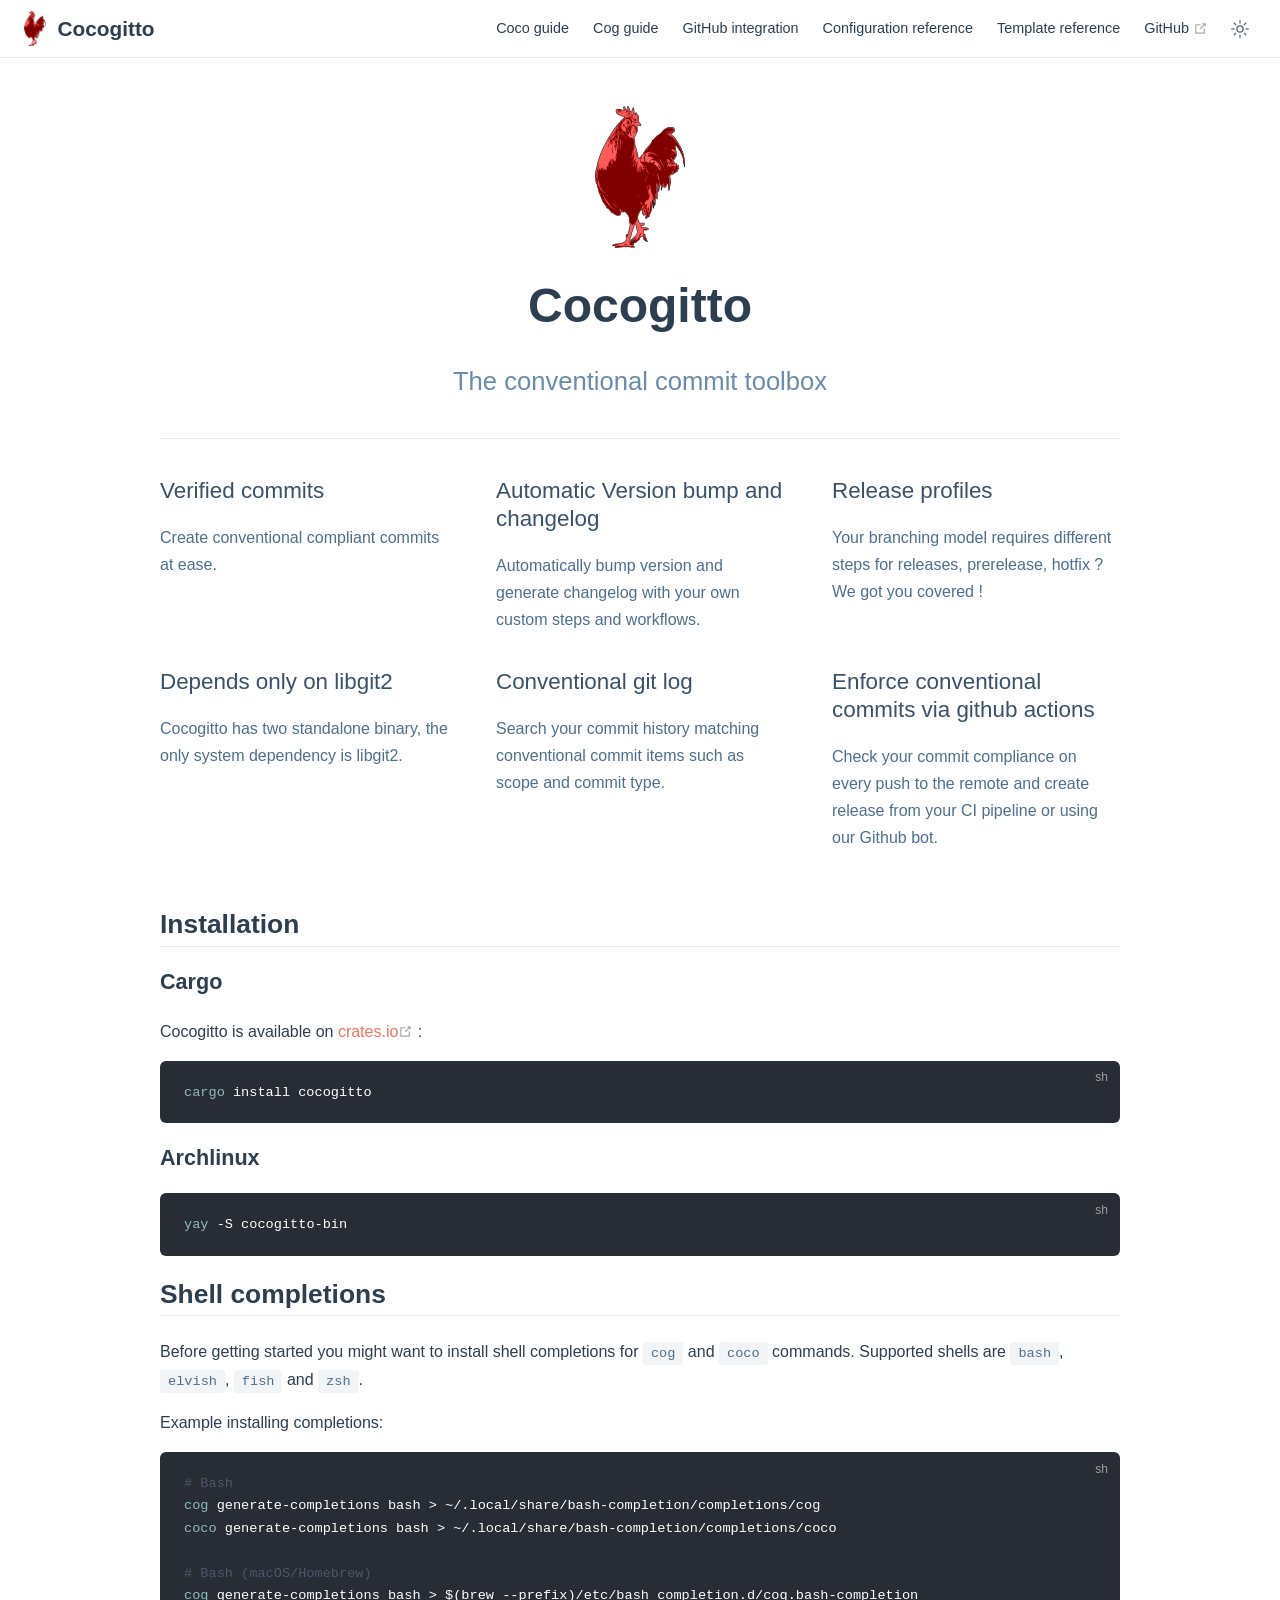
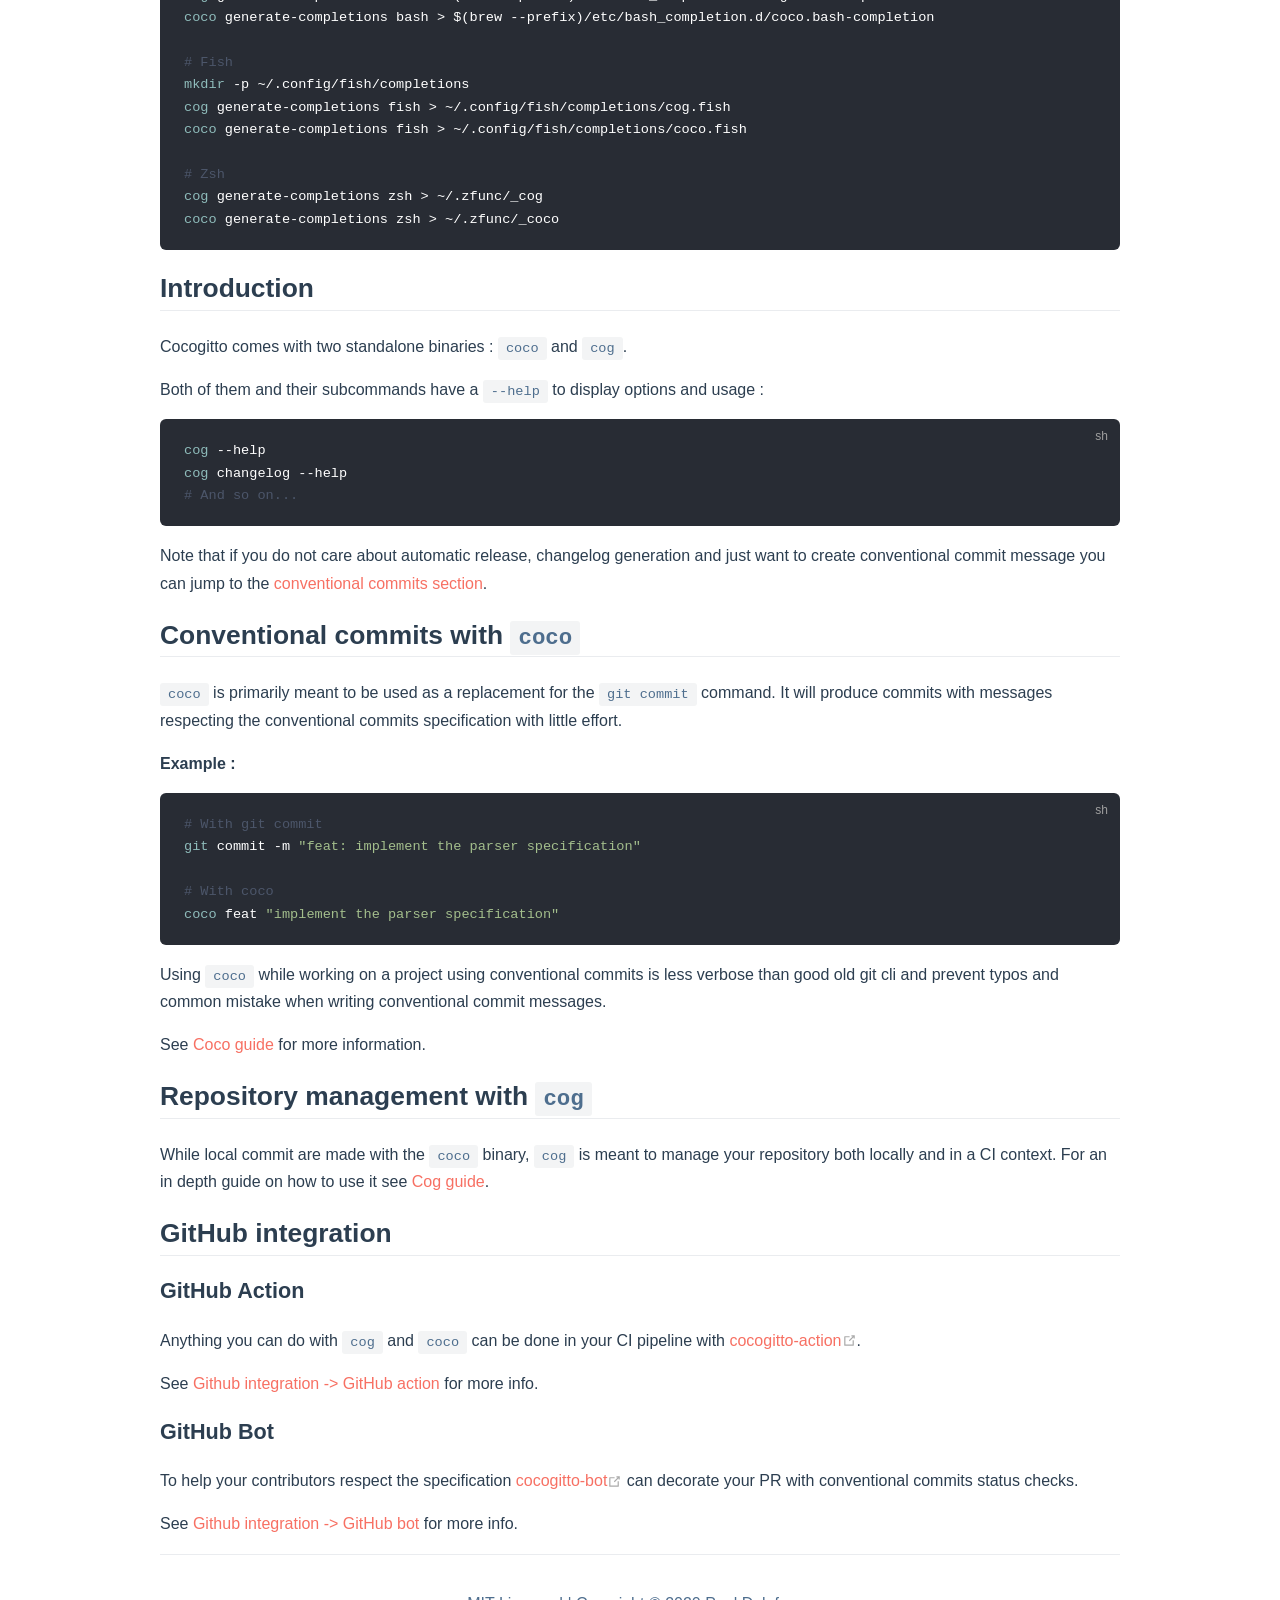
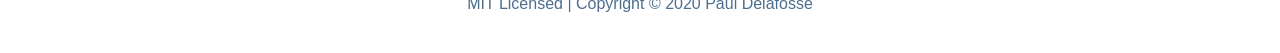
<file: index.html>
<!DOCTYPE html>
<html lang="en-US">
  <head>
    <meta charset="utf-8">
    <meta name="viewport" content="width=device-width,initial-scale=1">
    <meta name="generator" content="VuePress 2.0.0-beta.27">
    <meta name="theme-color" content="#f86b6a"><meta name="apple-mobile-web-app-capable" content="yes"><meta name="apple-mobile-web-app-status-bar-style" content="black"><meta property="og:title" content="Cocogitto"><meta property="og:image" content="https://docs.cocogitto.io/logo.png"><meta property="twitter:card" content="https://docs.cocogitto.io/logo.png"><meta property="og:description" content="The conventional commits toolbox"><meta property="og:width" content="100"><title>Cocogitto</title><meta name="description" content="">
    <link rel="preload" href="/assets/js/runtime~app.2cc1985a.js" as="script"><link rel="preload" href="/assets/css/styles.32e88525.css" as="style"><link rel="preload" href="/assets/js/812.4168a30e.js" as="script"><link rel="preload" href="/assets/js/app.a4f66ba4.js" as="script">
    <link rel="stylesheet" href="/assets/css/styles.32e88525.css">
  </head>
  <body>
    <div id="app"><!--[--><div class="theme-container no-sidebar"><!--[--><header class="navbar"><div class="toggle-sidebar-button" title="toggle sidebar" aria-expanded="false" role="button" tabindex="0"><div class="icon" aria-hidden="true"><span></span><span></span><span></span></div></div><span><a aria-current="page" href="/" class="router-link-active router-link-exact-active"><!----><span class="site-name can-hide">Cocogitto</span></a></span><div class="navbar-links-wrapper" style=""><!--[--><!--]--><nav class="navbar-links can-hide"><!--[--><div class="navbar-links-item"><a href="/coco_guide/" class="nav-link" aria-label="Coco guide"><!--[--><!--]--> Coco guide <!--[--><!--]--></a></div><div class="navbar-links-item"><a href="/cog_guide/" class="nav-link" aria-label="Cog guide"><!--[--><!--]--> Cog guide <!--[--><!--]--></a></div><div class="navbar-links-item"><a href="/ci_cd/" class="nav-link" aria-label="GitHub integration"><!--[--><!--]--> GitHub integration <!--[--><!--]--></a></div><div class="navbar-links-item"><a href="/config/" class="nav-link" aria-label="Configuration reference"><!--[--><!--]--> Configuration reference <!--[--><!--]--></a></div><div class="navbar-links-item"><a href="/template/" class="nav-link" aria-label="Template reference"><!--[--><!--]--> Template reference <!--[--><!--]--></a></div><div class="navbar-links-item"><a class="nav-link external" href="https://github.com/cocogitto/cocogitto" rel="noopener noreferrer" target="_blank" aria-label="GitHub"><!--[--><!--]--> GitHub <span><svg class="icon outbound" xmlns="http://www.w3.org/2000/svg" aria-hidden="true" focusable="false" x="0px" y="0px" viewbox="0 0 100 100" width="15" height="15"><path fill="currentColor" d="M18.8,85.1h56l0,0c2.2,0,4-1.8,4-4v-32h-8v28h-48v-48h28v-8h-32l0,0c-2.2,0-4,1.8-4,4v56C14.8,83.3,16.6,85.1,18.8,85.1z"></path><polygon fill="currentColor" points="45.7,48.7 51.3,54.3 77.2,28.5 77.2,37.2 85.2,37.2 85.2,14.9 62.8,14.9 62.8,22.9 71.5,22.9"></polygon></svg><!--[--><span class="sr-only">open in new window</span><!--]--></span><!--[--><!--]--></a></div><!--]--></nav><!--[--><!--]--><button class="toggle-dark-button" title="toggle dark mode"><svg style="" class="icon" focusable="false" viewBox="0 0 32 32"><path d="M16 12.005a4 4 0 1 1-4 4a4.005 4.005 0 0 1 4-4m0-2a6 6 0 1 0 6 6a6 6 0 0 0-6-6z" fill="currentColor"></path><path d="M5.394 6.813l1.414-1.415l3.506 3.506L8.9 10.318z" fill="currentColor"></path><path d="M2 15.005h5v2H2z" fill="currentColor"></path><path d="M5.394 25.197L8.9 21.691l1.414 1.415l-3.506 3.505z" fill="currentColor"></path><path d="M15 25.005h2v5h-2z" fill="currentColor"></path><path d="M21.687 23.106l1.414-1.415l3.506 3.506l-1.414 1.414z" fill="currentColor"></path><path d="M25 15.005h5v2h-5z" fill="currentColor"></path><path d="M21.687 8.904l3.506-3.506l1.414 1.415l-3.506 3.505z" fill="currentColor"></path><path d="M15 2.005h2v5h-2z" fill="currentColor"></path></svg><svg style="display:none;" class="icon" focusable="false" viewBox="0 0 32 32"><path d="M13.502 5.414a15.075 15.075 0 0 0 11.594 18.194a11.113 11.113 0 0 1-7.975 3.39c-.138 0-.278.005-.418 0a11.094 11.094 0 0 1-3.2-21.584M14.98 3a1.002 1.002 0 0 0-.175.016a13.096 13.096 0 0 0 1.825 25.981c.164.006.328 0 .49 0a13.072 13.072 0 0 0 10.703-5.555a1.01 1.01 0 0 0-.783-1.565A13.08 13.08 0 0 1 15.89 4.38A1.015 1.015 0 0 0 14.98 3z" fill="currentColor"></path></svg></button><!----></div></header><!--]--><div class="sidebar-mask"></div><!--[--><aside class="sidebar"><nav class="navbar-links"><!--[--><div class="navbar-links-item"><a href="/coco_guide/" class="nav-link" aria-label="Coco guide"><!--[--><!--]--> Coco guide <!--[--><!--]--></a></div><div class="navbar-links-item"><a href="/cog_guide/" class="nav-link" aria-label="Cog guide"><!--[--><!--]--> Cog guide <!--[--><!--]--></a></div><div class="navbar-links-item"><a href="/ci_cd/" class="nav-link" aria-label="GitHub integration"><!--[--><!--]--> GitHub integration <!--[--><!--]--></a></div><div class="navbar-links-item"><a href="/config/" class="nav-link" aria-label="Configuration reference"><!--[--><!--]--> Configuration reference <!--[--><!--]--></a></div><div class="navbar-links-item"><a href="/template/" class="nav-link" aria-label="Template reference"><!--[--><!--]--> Template reference <!--[--><!--]--></a></div><div class="navbar-links-item"><a class="nav-link external" href="https://github.com/cocogitto/cocogitto" rel="noopener noreferrer" target="_blank" aria-label="GitHub"><!--[--><!--]--> GitHub <span><svg class="icon outbound" xmlns="http://www.w3.org/2000/svg" aria-hidden="true" focusable="false" x="0px" y="0px" viewbox="0 0 100 100" width="15" height="15"><path fill="currentColor" d="M18.8,85.1h56l0,0c2.2,0,4-1.8,4-4v-32h-8v28h-48v-48h28v-8h-32l0,0c-2.2,0-4,1.8-4,4v56C14.8,83.3,16.6,85.1,18.8,85.1z"></path><polygon fill="currentColor" points="45.7,48.7 51.3,54.3 77.2,28.5 77.2,37.2 85.2,37.2 85.2,14.9 62.8,14.9 62.8,22.9 71.5,22.9"></polygon></svg><!--[--><span class="sr-only">open in new window</span><!--]--></span><!--[--><!--]--></a></div><!--]--></nav><!--[--><!--]--><ul class="sidebar-links"><!--[--><!--]--></ul><!--[--><!--]--></aside><!--]--><!--[--><main class="home" aria-labelledby="main-title"><header class="hero"><img src="/logo.png" alt="Cocogitto"><h1 id="main-title">Cocogitto</h1><p class="description">The conventional commit toolbox</p><!----></header><div class="features"><!--[--><div class="feature"><h2>Verified commits️</h2><p>Create conventional compliant commits at ease.</p></div><div class="feature"><h2>Automatic Version bump and changelog</h2><p>Automatically bump version and generate changelog with your own custom steps and workflows.</p></div><div class="feature"><h2>Release profiles</h2><p>Your branching model requires different steps for releases, prerelease, hotfix ? We got you covered !</p></div><div class="feature"><h2>Depends only on libgit2</h2><p>Cocogitto has two standalone binary, the only system dependency is libgit2.</p></div><div class="feature"><h2>Conventional git log</h2><p>Search your commit history matching conventional commit items such as scope and commit type.</p></div><div class="feature"><h2>Enforce conventional commits via github actions</h2><p>Check your commit compliance on every push to the remote and create release from your CI pipeline or using our Github bot.</p></div><!--]--></div><div class="theme-default-content custom"><!--[--><h2 id="installation" tabindex="-1"><a class="header-anchor" href="#installation" aria-hidden="true">#</a> Installation</h2><h3 id="cargo" tabindex="-1"><a class="header-anchor" href="#cargo" aria-hidden="true">#</a> Cargo</h3><p>Cocogitto is available on <a href="https://crates.io/crates/cocogitto" target="_blank" rel="noopener noreferrer">crates.io<span><svg class="icon outbound" xmlns="http://www.w3.org/2000/svg" aria-hidden="true" focusable="false" x="0px" y="0px" viewbox="0 0 100 100" width="15" height="15"><path fill="currentColor" d="M18.8,85.1h56l0,0c2.2,0,4-1.8,4-4v-32h-8v28h-48v-48h28v-8h-32l0,0c-2.2,0-4,1.8-4,4v56C14.8,83.3,16.6,85.1,18.8,85.1z"></path><polygon fill="currentColor" points="45.7,48.7 51.3,54.3 77.2,28.5 77.2,37.2 85.2,37.2 85.2,14.9 62.8,14.9 62.8,22.9 71.5,22.9"></polygon></svg><!--[--><span class="sr-only">open in new window</span><!--]--></span></a> :</p><div class="language-bash ext-sh"><pre class="language-bash"><code><span class="hljs-built_in">cargo</span> install cocogitto
</code></pre></div><h3 id="archlinux" tabindex="-1"><a class="header-anchor" href="#archlinux" aria-hidden="true">#</a> Archlinux</h3><div class="language-bash ext-sh"><pre class="language-bash"><code><span class="hljs-built_in">yay</span> -S cocogitto-bin
</code></pre></div><h2 id="shell-completions" tabindex="-1"><a class="header-anchor" href="#shell-completions" aria-hidden="true">#</a> Shell completions</h2><p>Before getting started you might want to install shell completions for <code>cog</code> and <code>coco</code> commands. Supported shells are <code>bash</code>, <code>elvish</code>, <code>fish</code> and <code>zsh</code>.</p><p>Example installing completions:</p><div class="language-bash ext-sh"><pre class="language-bash"><code><span class="hljs-comment"># Bash</span>
<span class="hljs-built_in">cog</span> generate-completions bash &gt; ~/.local/share/bash-completion/completions/cog
<span class="hljs-built_in">coco</span> generate-completions bash &gt; ~/.local/share/bash-completion/completions/coco

<span class="hljs-comment"># Bash (macOS/Homebrew)</span>
<span class="hljs-built_in">cog</span> generate-completions bash &gt; $(brew --prefix)/etc/bash_completion.d/cog.bash-completion
<span class="hljs-built_in">coco</span> generate-completions bash &gt; $(brew --prefix)/etc/bash_completion.d/coco.bash-completion

<span class="hljs-comment"># Fish</span>
<span class="hljs-built_in">mkdir</span> -p ~/.config/fish/completions
<span class="hljs-built_in">cog</span> generate-completions fish &gt; ~/.config/fish/completions/cog.fish
<span class="hljs-built_in">coco</span> generate-completions fish &gt; ~/.config/fish/completions/coco.fish

<span class="hljs-comment"># Zsh</span>
<span class="hljs-built_in">cog</span> generate-completions zsh &gt; ~/.zfunc/_cog
<span class="hljs-built_in">coco</span> generate-completions zsh &gt; ~/.zfunc/_coco
</code></pre></div><h2 id="introduction" tabindex="-1"><a class="header-anchor" href="#introduction" aria-hidden="true">#</a> Introduction</h2><p>Cocogitto comes with two standalone binaries : <code>coco</code> and <code>cog</code>.</p><p>Both of them and their subcommands have a <code>--help</code> to display options and usage :</p><div class="language-bash ext-sh"><pre class="language-bash"><code><span class="hljs-built_in">cog</span> --help
<span class="hljs-built_in">cog</span> changelog --help
<span class="hljs-comment"># And so on...</span>
</code></pre></div><p>Note that if you do not care about automatic release, changelog generation and just want to create conventional commit message you can jump to the <a href="./coco_guide">conventional commits section</a>.</p><h2 id="conventional-commits-with-coco" tabindex="-1"><a class="header-anchor" href="#conventional-commits-with-coco" aria-hidden="true">#</a> Conventional commits with <code>coco</code></h2><p><code>coco</code> is primarily meant to be used as a replacement for the <code>git commit</code> command. It will produce commits with messages respecting the conventional commits specification with little effort.</p><p><strong>Example :</strong></p><div class="language-bash ext-sh"><pre class="language-bash"><code><span class="hljs-comment"># With git commit</span>
<span class="hljs-built_in">git</span> commit -m <span class="hljs-string">&quot;feat: implement the parser specification&quot;</span>

<span class="hljs-comment"># With coco</span>
<span class="hljs-built_in">coco</span> feat <span class="hljs-string">&quot;implement the parser specification&quot;</span>
</code></pre></div><p>Using <code>coco</code> while working on a project using conventional commits is less verbose than good old git cli and prevent typos and common mistake when writing conventional commit messages.</p><p>See <a href="./coco_guide">Coco guide</a> for more information.</p><h2 id="repository-management-with-cog" tabindex="-1"><a class="header-anchor" href="#repository-management-with-cog" aria-hidden="true">#</a> Repository management with <code>cog</code></h2><p>While local commit are made with the <code>coco</code> binary, <code>cog</code> is meant to manage your repository both locally and in a CI context. For an in depth guide on how to use it see <a href="./cog_guide">Cog guide</a>.</p><h2 id="github-integration" tabindex="-1"><a class="header-anchor" href="#github-integration" aria-hidden="true">#</a> GitHub integration</h2><h3 id="github-action" tabindex="-1"><a class="header-anchor" href="#github-action" aria-hidden="true">#</a> GitHub Action</h3><p>Anything you can do with <code>cog</code> and <code>coco</code> can be done in your CI pipeline with <a href="https://github.com/cocogitto/cocogitto-action" target="_blank" rel="noopener noreferrer">cocogitto-action<span><svg class="icon outbound" xmlns="http://www.w3.org/2000/svg" aria-hidden="true" focusable="false" x="0px" y="0px" viewbox="0 0 100 100" width="15" height="15"><path fill="currentColor" d="M18.8,85.1h56l0,0c2.2,0,4-1.8,4-4v-32h-8v28h-48v-48h28v-8h-32l0,0c-2.2,0-4,1.8-4,4v56C14.8,83.3,16.6,85.1,18.8,85.1z"></path><polygon fill="currentColor" points="45.7,48.7 51.3,54.3 77.2,28.5 77.2,37.2 85.2,37.2 85.2,14.9 62.8,14.9 62.8,22.9 71.5,22.9"></polygon></svg><!--[--><span class="sr-only">open in new window</span><!--]--></span></a>.</p><p>See <a href="/ci_cd/#github-action" class="">Github integration -&gt; GitHub action</a> for more info.</p><h3 id="github-bot" tabindex="-1"><a class="header-anchor" href="#github-bot" aria-hidden="true">#</a> GitHub Bot</h3><p>To help your contributors respect the specification <a href="https://github.com/apps/cocogitto-bot" target="_blank" rel="noopener noreferrer">cocogitto-bot<span><svg class="icon outbound" xmlns="http://www.w3.org/2000/svg" aria-hidden="true" focusable="false" x="0px" y="0px" viewbox="0 0 100 100" width="15" height="15"><path fill="currentColor" d="M18.8,85.1h56l0,0c2.2,0,4-1.8,4-4v-32h-8v28h-48v-48h28v-8h-32l0,0c-2.2,0-4,1.8-4,4v56C14.8,83.3,16.6,85.1,18.8,85.1z"></path><polygon fill="currentColor" points="45.7,48.7 51.3,54.3 77.2,28.5 77.2,37.2 85.2,37.2 85.2,14.9 62.8,14.9 62.8,22.9 71.5,22.9"></polygon></svg><!--[--><span class="sr-only">open in new window</span><!--]--></span></a> can decorate your PR with conventional commits status checks.</p><p>See <a href="/ci_cd/#github-action" class="">Github integration -&gt; GitHub bot</a> for more info.</p><!--]--></div><!--[--><div class="footer">MIT Licensed | Copyright © 2020 Paul Delafosse</div><!--]--></main><!--]--></div><!----><!--]--></div>
    <script src="/assets/js/runtime~app.2cc1985a.js" defer></script><script src="/assets/js/812.4168a30e.js" defer></script><script src="/assets/js/app.a4f66ba4.js" defer></script>
  </body>
</html>
</file>
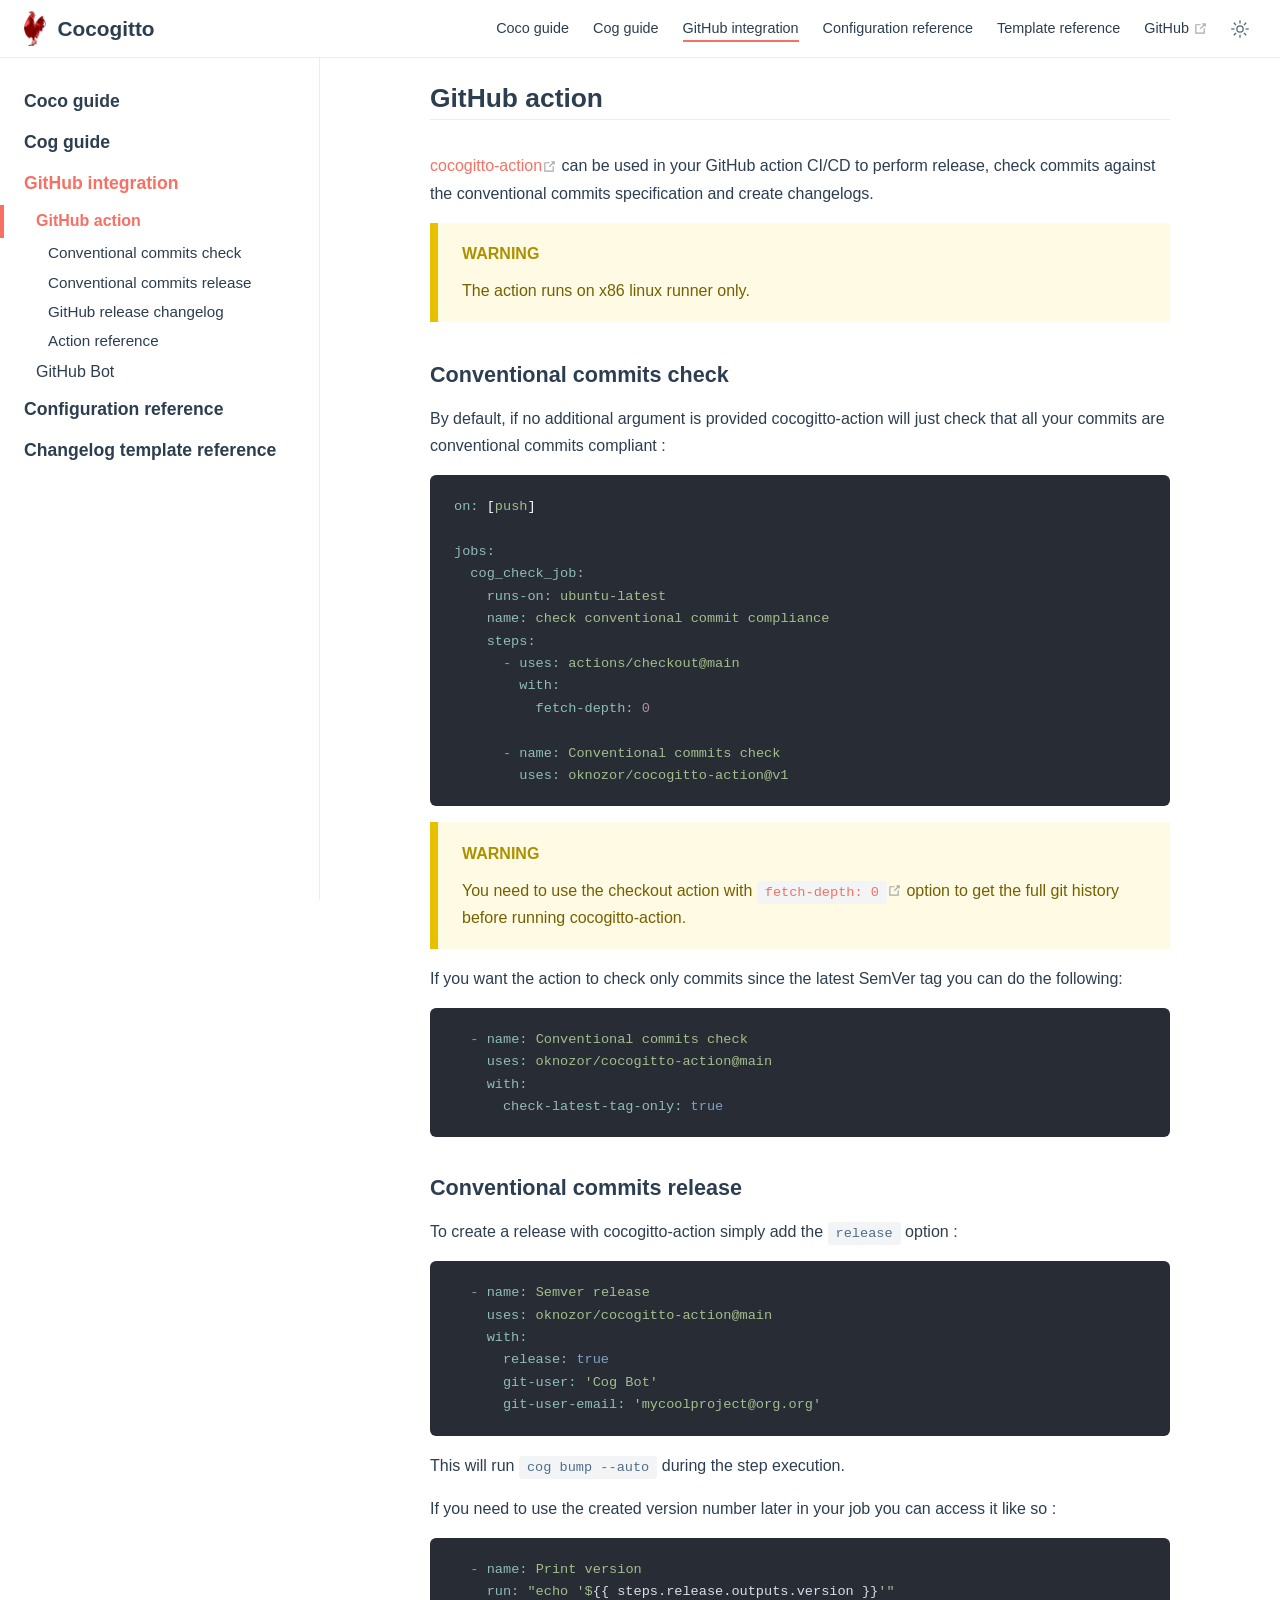
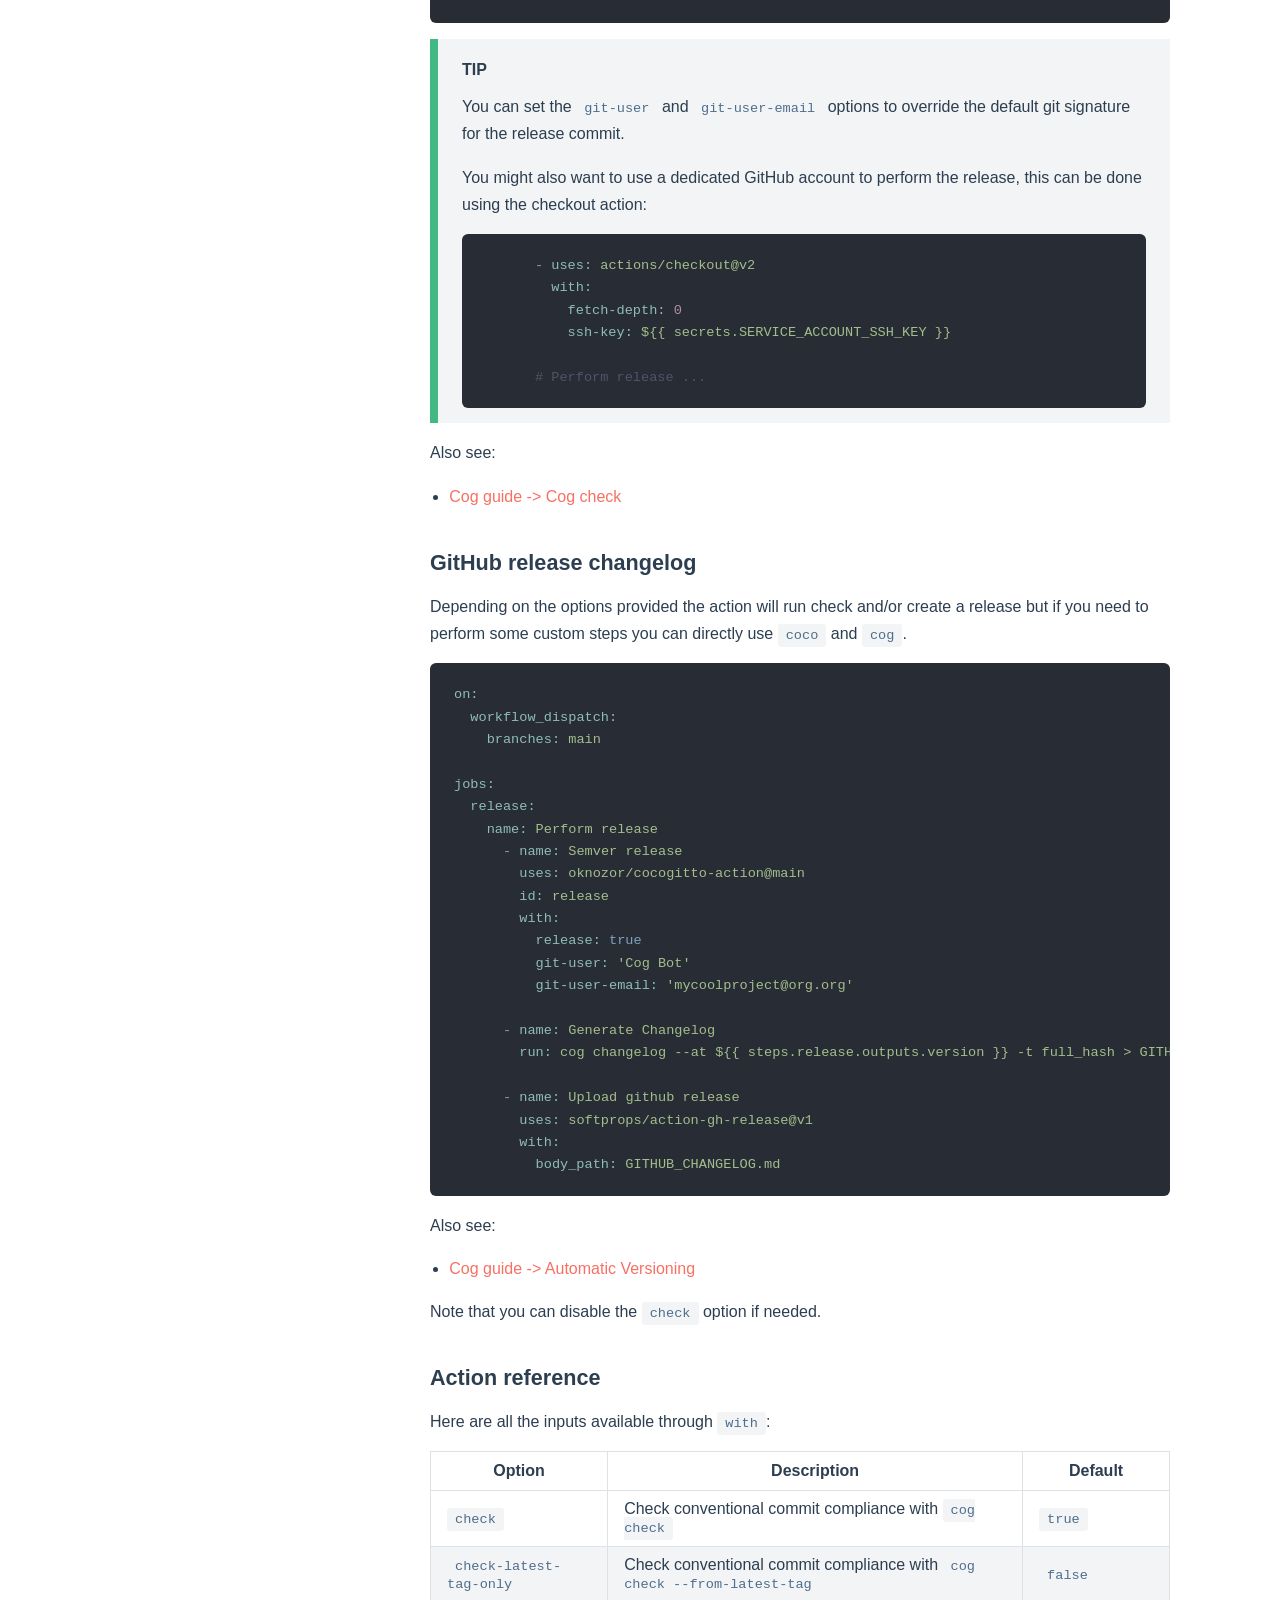
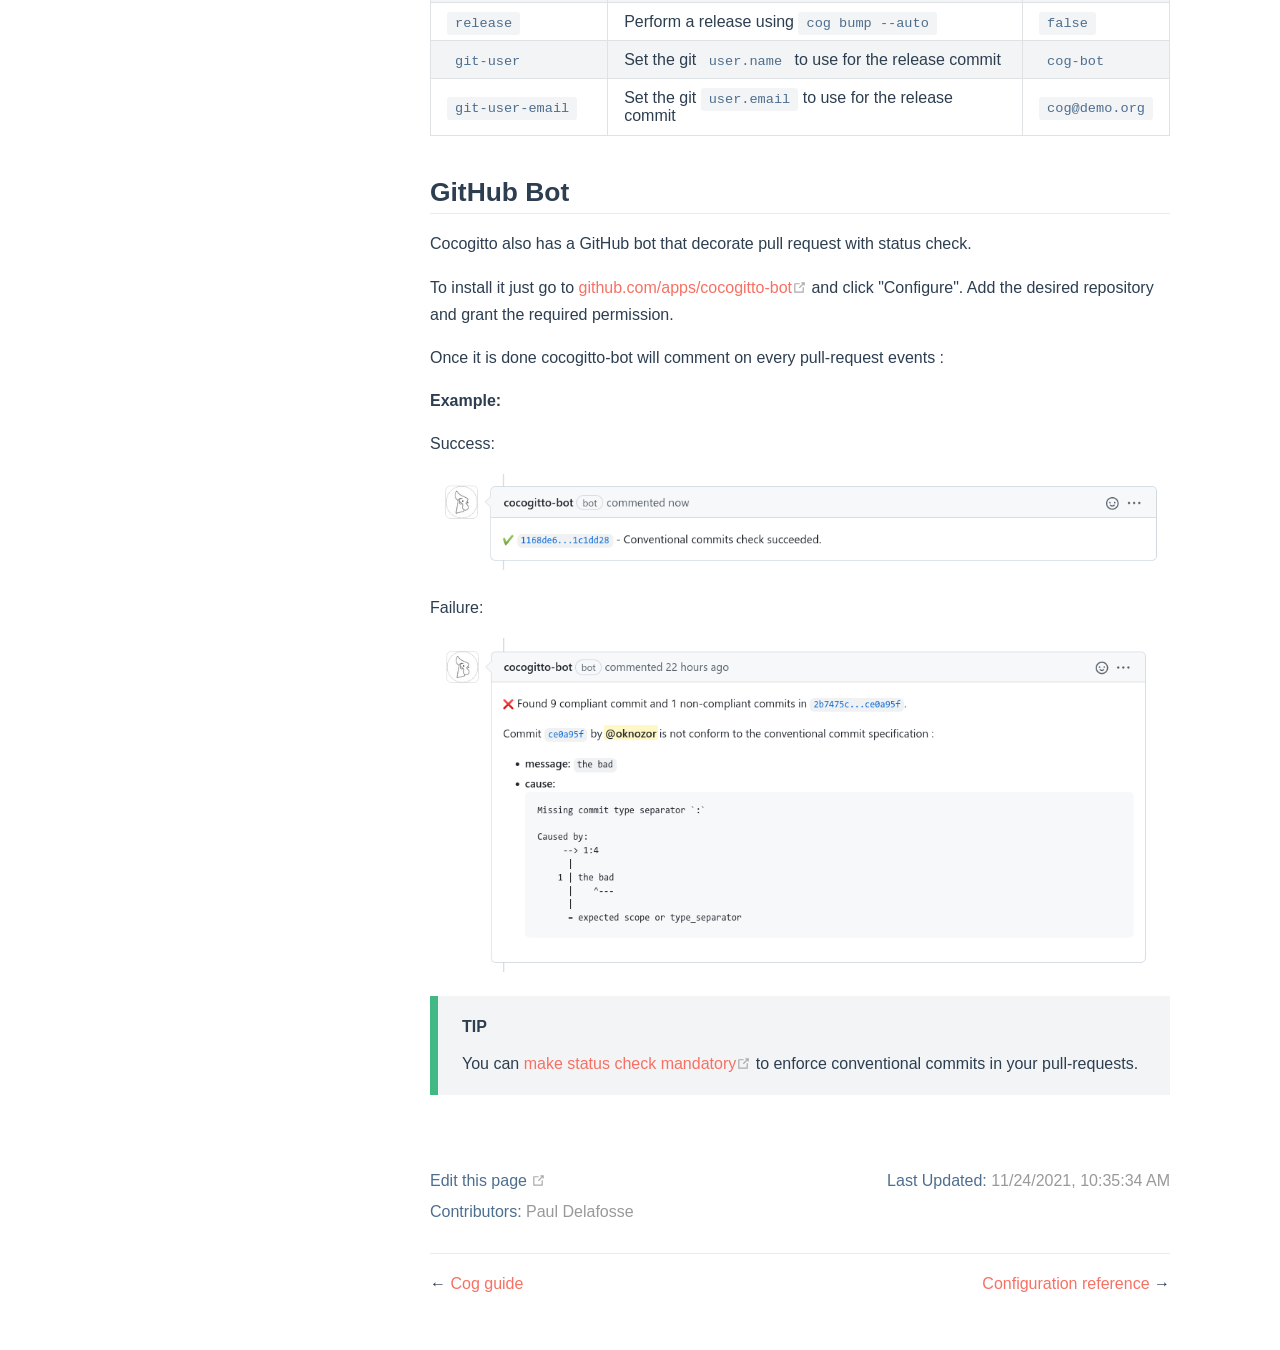
<file: ci_cd/index.html>
<!DOCTYPE html>
<html lang="en-US">
  <head>
    <meta charset="utf-8">
    <meta name="viewport" content="width=device-width,initial-scale=1">
    <meta name="generator" content="VuePress 2.0.0-beta.27">
    <meta name="theme-color" content="#f86b6a"><meta name="apple-mobile-web-app-capable" content="yes"><meta name="apple-mobile-web-app-status-bar-style" content="black"><meta property="og:title" content="Cocogitto"><meta property="og:image" content="https://docs.cocogitto.io/logo.png"><meta property="twitter:card" content="https://docs.cocogitto.io/logo.png"><meta property="og:description" content="The conventional commits toolbox"><meta property="og:width" content="100"><title>Cocogitto</title><meta name="description" content="">
    <link rel="preload" href="/assets/js/runtime~app.2cc1985a.js" as="script"><link rel="preload" href="/assets/css/styles.32e88525.css" as="style"><link rel="preload" href="/assets/js/812.4168a30e.js" as="script"><link rel="preload" href="/assets/js/app.a4f66ba4.js" as="script">
    <link rel="stylesheet" href="/assets/css/styles.32e88525.css">
  </head>
  <body>
    <div id="app"><!--[--><div class="theme-container"><!--[--><header class="navbar"><div class="toggle-sidebar-button" title="toggle sidebar" aria-expanded="false" role="button" tabindex="0"><div class="icon" aria-hidden="true"><span></span><span></span><span></span></div></div><span><a href="/" class=""><!----><span class="site-name can-hide">Cocogitto</span></a></span><div class="navbar-links-wrapper" style=""><!--[--><!--]--><nav class="navbar-links can-hide"><!--[--><div class="navbar-links-item"><a href="/coco_guide/" class="nav-link" aria-label="Coco guide"><!--[--><!--]--> Coco guide <!--[--><!--]--></a></div><div class="navbar-links-item"><a href="/cog_guide/" class="nav-link" aria-label="Cog guide"><!--[--><!--]--> Cog guide <!--[--><!--]--></a></div><div class="navbar-links-item"><a aria-current="page" href="/ci_cd/" class="router-link-active router-link-exact-active nav-link router-link-active" aria-label="GitHub integration"><!--[--><!--]--> GitHub integration <!--[--><!--]--></a></div><div class="navbar-links-item"><a href="/config/" class="nav-link" aria-label="Configuration reference"><!--[--><!--]--> Configuration reference <!--[--><!--]--></a></div><div class="navbar-links-item"><a href="/template/" class="nav-link" aria-label="Template reference"><!--[--><!--]--> Template reference <!--[--><!--]--></a></div><div class="navbar-links-item"><a class="nav-link external" href="https://github.com/cocogitto/cocogitto" rel="noopener noreferrer" target="_blank" aria-label="GitHub"><!--[--><!--]--> GitHub <span><svg class="icon outbound" xmlns="http://www.w3.org/2000/svg" aria-hidden="true" focusable="false" x="0px" y="0px" viewbox="0 0 100 100" width="15" height="15"><path fill="currentColor" d="M18.8,85.1h56l0,0c2.2,0,4-1.8,4-4v-32h-8v28h-48v-48h28v-8h-32l0,0c-2.2,0-4,1.8-4,4v56C14.8,83.3,16.6,85.1,18.8,85.1z"></path><polygon fill="currentColor" points="45.7,48.7 51.3,54.3 77.2,28.5 77.2,37.2 85.2,37.2 85.2,14.9 62.8,14.9 62.8,22.9 71.5,22.9"></polygon></svg><!--[--><span class="sr-only">open in new window</span><!--]--></span><!--[--><!--]--></a></div><!--]--></nav><!--[--><!--]--><button class="toggle-dark-button" title="toggle dark mode"><svg style="" class="icon" focusable="false" viewBox="0 0 32 32"><path d="M16 12.005a4 4 0 1 1-4 4a4.005 4.005 0 0 1 4-4m0-2a6 6 0 1 0 6 6a6 6 0 0 0-6-6z" fill="currentColor"></path><path d="M5.394 6.813l1.414-1.415l3.506 3.506L8.9 10.318z" fill="currentColor"></path><path d="M2 15.005h5v2H2z" fill="currentColor"></path><path d="M5.394 25.197L8.9 21.691l1.414 1.415l-3.506 3.505z" fill="currentColor"></path><path d="M15 25.005h2v5h-2z" fill="currentColor"></path><path d="M21.687 23.106l1.414-1.415l3.506 3.506l-1.414 1.414z" fill="currentColor"></path><path d="M25 15.005h5v2h-5z" fill="currentColor"></path><path d="M21.687 8.904l3.506-3.506l1.414 1.415l-3.506 3.505z" fill="currentColor"></path><path d="M15 2.005h2v5h-2z" fill="currentColor"></path></svg><svg style="display:none;" class="icon" focusable="false" viewBox="0 0 32 32"><path d="M13.502 5.414a15.075 15.075 0 0 0 11.594 18.194a11.113 11.113 0 0 1-7.975 3.39c-.138 0-.278.005-.418 0a11.094 11.094 0 0 1-3.2-21.584M14.98 3a1.002 1.002 0 0 0-.175.016a13.096 13.096 0 0 0 1.825 25.981c.164.006.328 0 .49 0a13.072 13.072 0 0 0 10.703-5.555a1.01 1.01 0 0 0-.783-1.565A13.08 13.08 0 0 1 15.89 4.38A1.015 1.015 0 0 0 14.98 3z" fill="currentColor"></path></svg></button><!----></div></header><!--]--><div class="sidebar-mask"></div><!--[--><aside class="sidebar"><nav class="navbar-links"><!--[--><div class="navbar-links-item"><a href="/coco_guide/" class="nav-link" aria-label="Coco guide"><!--[--><!--]--> Coco guide <!--[--><!--]--></a></div><div class="navbar-links-item"><a href="/cog_guide/" class="nav-link" aria-label="Cog guide"><!--[--><!--]--> Cog guide <!--[--><!--]--></a></div><div class="navbar-links-item"><a aria-current="page" href="/ci_cd/" class="router-link-active router-link-exact-active nav-link router-link-active" aria-label="GitHub integration"><!--[--><!--]--> GitHub integration <!--[--><!--]--></a></div><div class="navbar-links-item"><a href="/config/" class="nav-link" aria-label="Configuration reference"><!--[--><!--]--> Configuration reference <!--[--><!--]--></a></div><div class="navbar-links-item"><a href="/template/" class="nav-link" aria-label="Template reference"><!--[--><!--]--> Template reference <!--[--><!--]--></a></div><div class="navbar-links-item"><a class="nav-link external" href="https://github.com/cocogitto/cocogitto" rel="noopener noreferrer" target="_blank" aria-label="GitHub"><!--[--><!--]--> GitHub <span><svg class="icon outbound" xmlns="http://www.w3.org/2000/svg" aria-hidden="true" focusable="false" x="0px" y="0px" viewbox="0 0 100 100" width="15" height="15"><path fill="currentColor" d="M18.8,85.1h56l0,0c2.2,0,4-1.8,4-4v-32h-8v28h-48v-48h28v-8h-32l0,0c-2.2,0-4,1.8-4,4v56C14.8,83.3,16.6,85.1,18.8,85.1z"></path><polygon fill="currentColor" points="45.7,48.7 51.3,54.3 77.2,28.5 77.2,37.2 85.2,37.2 85.2,14.9 62.8,14.9 62.8,22.9 71.5,22.9"></polygon></svg><!--[--><span class="sr-only">open in new window</span><!--]--></span><!--[--><!--]--></a></div><!--]--></nav><!--[--><!--]--><ul class="sidebar-links"><!--[--><!--[--><a href="/coco_guide/" class="nav-link sidebar-heading sidebar-item" aria-label="Coco guide"><!--[--><!--]--> Coco guide <!--[--><!--]--></a><!----><!--]--><!--[--><a href="/cog_guide/" class="nav-link sidebar-heading sidebar-item" aria-label="Cog guide"><!--[--><!--]--> Cog guide <!--[--><!--]--></a><!----><!--]--><!--[--><a aria-current="page" href="/ci_cd/" class="router-link-active router-link-exact-active nav-link router-link-active sidebar-heading sidebar-item active" aria-label="GitHub integration"><!--[--><!--]--> GitHub integration <!--[--><!--]--></a><ul class=""><li><!--[--><a aria-current="page" href="/ci_cd/#github-action" class="router-link-active router-link-exact-active nav-link sidebar-item" aria-label="GitHub action"><!--[--><!--]--> GitHub action <!--[--><!--]--></a><ul class="sidebar-sub-items"><li><!--[--><a aria-current="page" href="/ci_cd/#conventional-commits-check" class="router-link-active router-link-exact-active nav-link sidebar-item" aria-label="Conventional commits check"><!--[--><!--]--> Conventional commits check <!--[--><!--]--></a><!----><!--]--></li><li><!--[--><a aria-current="page" href="/ci_cd/#conventional-commits-release" class="router-link-active router-link-exact-active nav-link sidebar-item" aria-label="Conventional commits release"><!--[--><!--]--> Conventional commits release <!--[--><!--]--></a><!----><!--]--></li><li><!--[--><a aria-current="page" href="/ci_cd/#github-release-changelog" class="router-link-active router-link-exact-active nav-link sidebar-item" aria-label="GitHub release changelog"><!--[--><!--]--> GitHub release changelog <!--[--><!--]--></a><!----><!--]--></li><li><!--[--><a aria-current="page" href="/ci_cd/#action-reference" class="router-link-active router-link-exact-active nav-link sidebar-item" aria-label="Action reference"><!--[--><!--]--> Action reference <!--[--><!--]--></a><!----><!--]--></li></ul><!--]--></li><li><!--[--><a aria-current="page" href="/ci_cd/#github-bot" class="router-link-active router-link-exact-active nav-link sidebar-item" aria-label="GitHub Bot"><!--[--><!--]--> GitHub Bot <!--[--><!--]--></a><!----><!--]--></li></ul><!--]--><!--[--><a href="/config/" class="nav-link sidebar-heading sidebar-item" aria-label="Configuration reference"><!--[--><!--]--> Configuration reference <!--[--><!--]--></a><!----><!--]--><!--[--><a href="/template/" class="nav-link sidebar-heading sidebar-item" aria-label="Changelog template reference"><!--[--><!--]--> Changelog template reference <!--[--><!--]--></a><!----><!--]--><!--]--></ul><!--[--><!--]--></aside><!--]--><!--[--><main class="page"><!--[--><!--]--><div class="theme-default-content"><!--[--><h2 id="github-action" tabindex="-1"><a class="header-anchor" href="#github-action" aria-hidden="true">#</a> GitHub action</h2><p><a href="https://github.com/cocogitto/cocogitto-action" target="_blank" rel="noopener noreferrer">cocogitto-action<span><svg class="icon outbound" xmlns="http://www.w3.org/2000/svg" aria-hidden="true" focusable="false" x="0px" y="0px" viewbox="0 0 100 100" width="15" height="15"><path fill="currentColor" d="M18.8,85.1h56l0,0c2.2,0,4-1.8,4-4v-32h-8v28h-48v-48h28v-8h-32l0,0c-2.2,0-4,1.8-4,4v56C14.8,83.3,16.6,85.1,18.8,85.1z"></path><polygon fill="currentColor" points="45.7,48.7 51.3,54.3 77.2,28.5 77.2,37.2 85.2,37.2 85.2,14.9 62.8,14.9 62.8,22.9 71.5,22.9"></polygon></svg><!--[--><span class="sr-only">open in new window</span><!--]--></span></a> can be used in your GitHub action CI/CD to perform release, check commits against the conventional commits specification and create changelogs.</p><div class="custom-container warning"><p class="custom-container-title">WARNING</p><p>The action runs on x86 linux runner only.</p></div><h3 id="conventional-commits-check" tabindex="-1"><a class="header-anchor" href="#conventional-commits-check" aria-hidden="true">#</a> Conventional commits check</h3><p>By default, if no additional argument is provided cocogitto-action will just check that all your commits are conventional commits compliant :</p><div class="language-yaml ext-yml"><pre class="language-yaml"><code><span class="hljs-attr">on:</span> [<span class="hljs-string">push</span>]

<span class="hljs-attr">jobs:</span>
  <span class="hljs-attr">cog_check_job:</span>
    <span class="hljs-attr">runs-on:</span> <span class="hljs-string">ubuntu-latest</span>
    <span class="hljs-attr">name:</span> <span class="hljs-string">check</span> <span class="hljs-string">conventional</span> <span class="hljs-string">commit</span> <span class="hljs-string">compliance</span>
    <span class="hljs-attr">steps:</span>
      <span class="hljs-bullet">-</span> <span class="hljs-attr">uses:</span> <span class="hljs-string">actions/checkout@main</span>
        <span class="hljs-attr">with:</span>
          <span class="hljs-attr">fetch-depth:</span> <span class="hljs-number">0</span>

      <span class="hljs-bullet">-</span> <span class="hljs-attr">name:</span> <span class="hljs-string">Conventional</span> <span class="hljs-string">commits</span> <span class="hljs-string">check</span>
        <span class="hljs-attr">uses:</span> <span class="hljs-string">oknozor/cocogitto-action@v1</span>
</code></pre></div><div class="custom-container warning"><p class="custom-container-title">WARNING</p><p>You need to use the checkout action with <a href="https://github.com/actions/checkout#fetch-all-history-for-all-tags-and-branches" target="_blank" rel="noopener noreferrer"><code>fetch-depth: 0</code><span><svg class="icon outbound" xmlns="http://www.w3.org/2000/svg" aria-hidden="true" focusable="false" x="0px" y="0px" viewbox="0 0 100 100" width="15" height="15"><path fill="currentColor" d="M18.8,85.1h56l0,0c2.2,0,4-1.8,4-4v-32h-8v28h-48v-48h28v-8h-32l0,0c-2.2,0-4,1.8-4,4v56C14.8,83.3,16.6,85.1,18.8,85.1z"></path><polygon fill="currentColor" points="45.7,48.7 51.3,54.3 77.2,28.5 77.2,37.2 85.2,37.2 85.2,14.9 62.8,14.9 62.8,22.9 71.5,22.9"></polygon></svg><!--[--><span class="sr-only">open in new window</span><!--]--></span></a> option to get the full git history before running cocogitto-action.</p></div><p>If you want the action to check only commits since the latest SemVer tag you can do the following:</p><div class="language-yaml ext-yml"><pre class="language-yaml"><code>  <span class="hljs-bullet">-</span> <span class="hljs-attr">name:</span> <span class="hljs-string">Conventional</span> <span class="hljs-string">commits</span> <span class="hljs-string">check</span>
    <span class="hljs-attr">uses:</span> <span class="hljs-string">oknozor/cocogitto-action@main</span>
    <span class="hljs-attr">with:</span>
      <span class="hljs-attr">check-latest-tag-only:</span> <span class="hljs-literal">true</span>
</code></pre></div><h3 id="conventional-commits-release" tabindex="-1"><a class="header-anchor" href="#conventional-commits-release" aria-hidden="true">#</a> Conventional commits release</h3><p>To create a release with cocogitto-action simply add the <code>release</code> option :</p><div class="language-yaml ext-yml"><pre class="language-yaml"><code>  <span class="hljs-bullet">-</span> <span class="hljs-attr">name:</span> <span class="hljs-string">Semver</span> <span class="hljs-string">release</span>
    <span class="hljs-attr">uses:</span> <span class="hljs-string">oknozor/cocogitto-action@main</span>
    <span class="hljs-attr">with:</span>
      <span class="hljs-attr">release:</span> <span class="hljs-literal">true</span>
      <span class="hljs-attr">git-user:</span> <span class="hljs-string">&#39;Cog Bot&#39;</span>
      <span class="hljs-attr">git-user-email:</span> <span class="hljs-string">&#39;mycoolproject@org.org&#39;</span>
</code></pre></div><p>This will run <code>cog bump --auto</code> during the step execution.</p><p>If you need to use the created version number later in your job you can access it like so :</p><div class="language-yaml ext-yml"><pre class="language-yaml"><code>  <span class="hljs-bullet">-</span> <span class="hljs-attr">name:</span> <span class="hljs-string">Print</span> <span class="hljs-string">version</span>
    <span class="hljs-attr">run:</span> <span class="hljs-string">&quot;echo &#39;$<span class="hljs-template-variable">{{ steps.release.outputs.version }}</span>&#39;&quot;</span>
</code></pre></div><div class="custom-container tip"><p class="custom-container-title">TIP</p><p>You can set the <code>git-user</code> and <code>git-user-email</code> options to override the default git signature for the release commit.</p><p>You might also want to use a dedicated GitHub account to perform the release, this can be done using the checkout action:</p><div class="language-yaml ext-yml"><pre class="language-yaml"><code>      <span class="hljs-bullet">-</span> <span class="hljs-attr">uses:</span> <span class="hljs-string">actions/checkout@v2</span>
        <span class="hljs-attr">with:</span>
          <span class="hljs-attr">fetch-depth:</span> <span class="hljs-number">0</span>
          <span class="hljs-attr">ssh-key:</span> <span class="hljs-string">${{</span> <span class="hljs-string">secrets.SERVICE_ACCOUNT_SSH_KEY</span> <span class="hljs-string">}}</span>
          
      <span class="hljs-comment"># Perform release ... </span>
</code></pre></div></div><p>Also see:</p><ul><li><a href="/cog_guide/#check-commit-history" class="">Cog guide -&gt; Cog check</a></li></ul><h3 id="github-release-changelog" tabindex="-1"><a class="header-anchor" href="#github-release-changelog" aria-hidden="true">#</a> GitHub release changelog</h3><p>Depending on the options provided the action will run check and/or create a release but if you need to perform some custom steps you can directly use <code>coco</code> and <code>cog</code>.</p><div class="language-yaml ext-yml"><pre class="language-yaml"><code><span class="hljs-attr">on:</span>
  <span class="hljs-attr">workflow_dispatch:</span>
    <span class="hljs-attr">branches:</span> <span class="hljs-string">main</span>
    
<span class="hljs-attr">jobs:</span>
  <span class="hljs-attr">release:</span>
    <span class="hljs-attr">name:</span> <span class="hljs-string">Perform</span> <span class="hljs-string">release</span>
      <span class="hljs-bullet">-</span> <span class="hljs-attr">name:</span> <span class="hljs-string">Semver</span> <span class="hljs-string">release</span>
        <span class="hljs-attr">uses:</span> <span class="hljs-string">oknozor/cocogitto-action@main</span>
        <span class="hljs-attr">id:</span> <span class="hljs-string">release</span>
        <span class="hljs-attr">with:</span>
          <span class="hljs-attr">release:</span> <span class="hljs-literal">true</span>
          <span class="hljs-attr">git-user:</span> <span class="hljs-string">&#39;Cog Bot&#39;</span>
          <span class="hljs-attr">git-user-email:</span> <span class="hljs-string">&#39;mycoolproject@org.org&#39;</span>

      <span class="hljs-bullet">-</span> <span class="hljs-attr">name:</span> <span class="hljs-string">Generate</span> <span class="hljs-string">Changelog</span>
        <span class="hljs-attr">run:</span> <span class="hljs-string">cog</span> <span class="hljs-string">changelog</span> <span class="hljs-string">--at</span> <span class="hljs-string">${{</span> <span class="hljs-string">steps.release.outputs.version</span> <span class="hljs-string">}}</span> <span class="hljs-string">-t</span> <span class="hljs-string">full_hash</span> <span class="hljs-string">&gt;</span> <span class="hljs-string">GITHUB_CHANGELOG.md</span>

      <span class="hljs-bullet">-</span> <span class="hljs-attr">name:</span> <span class="hljs-string">Upload</span> <span class="hljs-string">github</span> <span class="hljs-string">release</span>
        <span class="hljs-attr">uses:</span> <span class="hljs-string">softprops/action-gh-release@v1</span>
        <span class="hljs-attr">with:</span>
          <span class="hljs-attr">body_path:</span> <span class="hljs-string">GITHUB_CHANGELOG.md</span>
</code></pre></div><p>Also see:</p><ul><li><a href="/cog_guide/#auto-bump" class="">Cog guide -&gt; Automatic Versioning</a></li></ul><p>Note that you can disable the <code>check</code> option if needed.</p><h3 id="action-reference" tabindex="-1"><a class="header-anchor" href="#action-reference" aria-hidden="true">#</a> Action reference</h3><p>Here are all the inputs available through <code>with</code>:</p><table><thead><tr><th>Option</th><th>Description</th><th>Default</th></tr></thead><tbody><tr><td><code>check</code></td><td>Check conventional commit compliance with <code>cog check</code></td><td><code>true</code></td></tr><tr><td><code>check-latest-tag-only</code></td><td>Check conventional commit compliance with <code>cog check --from-latest-tag</code></td><td><code>false</code></td></tr><tr><td><code>release</code></td><td>Perform a release using <code>cog bump --auto</code></td><td><code>false</code></td></tr><tr><td><code>git-user</code></td><td>Set the git <code>user.name</code> to use for the release commit</td><td><code>cog-bot</code></td></tr><tr><td><code>git-user-email</code></td><td>Set the git <code>user.email</code> to use for the release commit</td><td><code>cog@demo.org</code></td></tr></tbody></table><h2 id="github-bot" tabindex="-1"><a class="header-anchor" href="#github-bot" aria-hidden="true">#</a> GitHub Bot</h2><p>Cocogitto also has a GitHub bot that decorate pull request with status check.</p><p>To install it just go to <a href="https://github.com/apps/cocogitto-bot" target="_blank" rel="noopener noreferrer">github.com/apps/cocogitto-bot<span><svg class="icon outbound" xmlns="http://www.w3.org/2000/svg" aria-hidden="true" focusable="false" x="0px" y="0px" viewbox="0 0 100 100" width="15" height="15"><path fill="currentColor" d="M18.8,85.1h56l0,0c2.2,0,4-1.8,4-4v-32h-8v28h-48v-48h28v-8h-32l0,0c-2.2,0-4,1.8-4,4v56C14.8,83.3,16.6,85.1,18.8,85.1z"></path><polygon fill="currentColor" points="45.7,48.7 51.3,54.3 77.2,28.5 77.2,37.2 85.2,37.2 85.2,14.9 62.8,14.9 62.8,22.9 71.5,22.9"></polygon></svg><!--[--><span class="sr-only">open in new window</span><!--]--></span></a> and click &quot;Configure&quot;. Add the desired repository and grant the required permission.</p><p>Once it is done cocogitto-bot will comment on every pull-request events :</p><p><strong>Example:</strong></p><p>Success:</p><p><img src="/assets/img/cog-bot-ok.6c0fcbae.png" alt="cocogitto bot success example"></p><p>Failure:</p><p><img src="/assets/img/cog-bot-ko.2d58799a.png" alt="cocogitto bot failure example"></p><div class="custom-container tip"><p class="custom-container-title">TIP</p><p>You can <a href="https://docs.github.com/en/repositories/configuring-branches-and-merges-in-your-repository/defining-the-mergeability-of-pull-requests/troubleshooting-required-status-checks" target="_blank" rel="noopener noreferrer">make status check mandatory<span><svg class="icon outbound" xmlns="http://www.w3.org/2000/svg" aria-hidden="true" focusable="false" x="0px" y="0px" viewbox="0 0 100 100" width="15" height="15"><path fill="currentColor" d="M18.8,85.1h56l0,0c2.2,0,4-1.8,4-4v-32h-8v28h-48v-48h28v-8h-32l0,0c-2.2,0-4,1.8-4,4v56C14.8,83.3,16.6,85.1,18.8,85.1z"></path><polygon fill="currentColor" points="45.7,48.7 51.3,54.3 77.2,28.5 77.2,37.2 85.2,37.2 85.2,14.9 62.8,14.9 62.8,22.9 71.5,22.9"></polygon></svg><!--[--><span class="sr-only">open in new window</span><!--]--></span></a> to enforce conventional commits in your pull-requests.</p></div><!--]--></div><footer class="page-meta"><div class="meta-item edit-link"><a class="nav-link external meta-item-label" href="https://github.com/cocogitto/website/edit/main/src/ci_cd/README.md" rel="noopener noreferrer" target="_blank" aria-label="Edit this page"><!--[--><!--]--> Edit this page <span><svg class="icon outbound" xmlns="http://www.w3.org/2000/svg" aria-hidden="true" focusable="false" x="0px" y="0px" viewbox="0 0 100 100" width="15" height="15"><path fill="currentColor" d="M18.8,85.1h56l0,0c2.2,0,4-1.8,4-4v-32h-8v28h-48v-48h28v-8h-32l0,0c-2.2,0-4,1.8-4,4v56C14.8,83.3,16.6,85.1,18.8,85.1z"></path><polygon fill="currentColor" points="45.7,48.7 51.3,54.3 77.2,28.5 77.2,37.2 85.2,37.2 85.2,14.9 62.8,14.9 62.8,22.9 71.5,22.9"></polygon></svg><!--[--><span class="sr-only">open in new window</span><!--]--></span><!--[--><!--]--></a></div><div class="meta-item last-updated"><span class="meta-item-label">Last Updated: </span><span class="meta-item-info">11/24/2021, 10:35:34 AM</span></div><div class="meta-item contributors"><span class="meta-item-label">Contributors: </span><span class="meta-item-info"><!--[--><!--[--><span class="contributor" title="email: paul.delafosse@protonmail.com">Paul Delafosse</span><!----><!--]--><!--]--></span></div></footer><nav class="page-nav"><p class="inner"><span class="prev"> ← <a href="/cog_guide/" class="nav-link" aria-label="Cog guide"><!--[--><!--]--> Cog guide <!--[--><!--]--></a></span><span class="next"><a href="/config/" class="nav-link" aria-label="Configuration reference"><!--[--><!--]--> Configuration reference <!--[--><!--]--></a> → </span></p></nav><!--[--><!--]--></main><!--]--></div><!----><!--]--></div>
    <script src="/assets/js/runtime~app.2cc1985a.js" defer></script><script src="/assets/js/812.4168a30e.js" defer></script><script src="/assets/js/app.a4f66ba4.js" defer></script>
  </body>
</html>
</file>
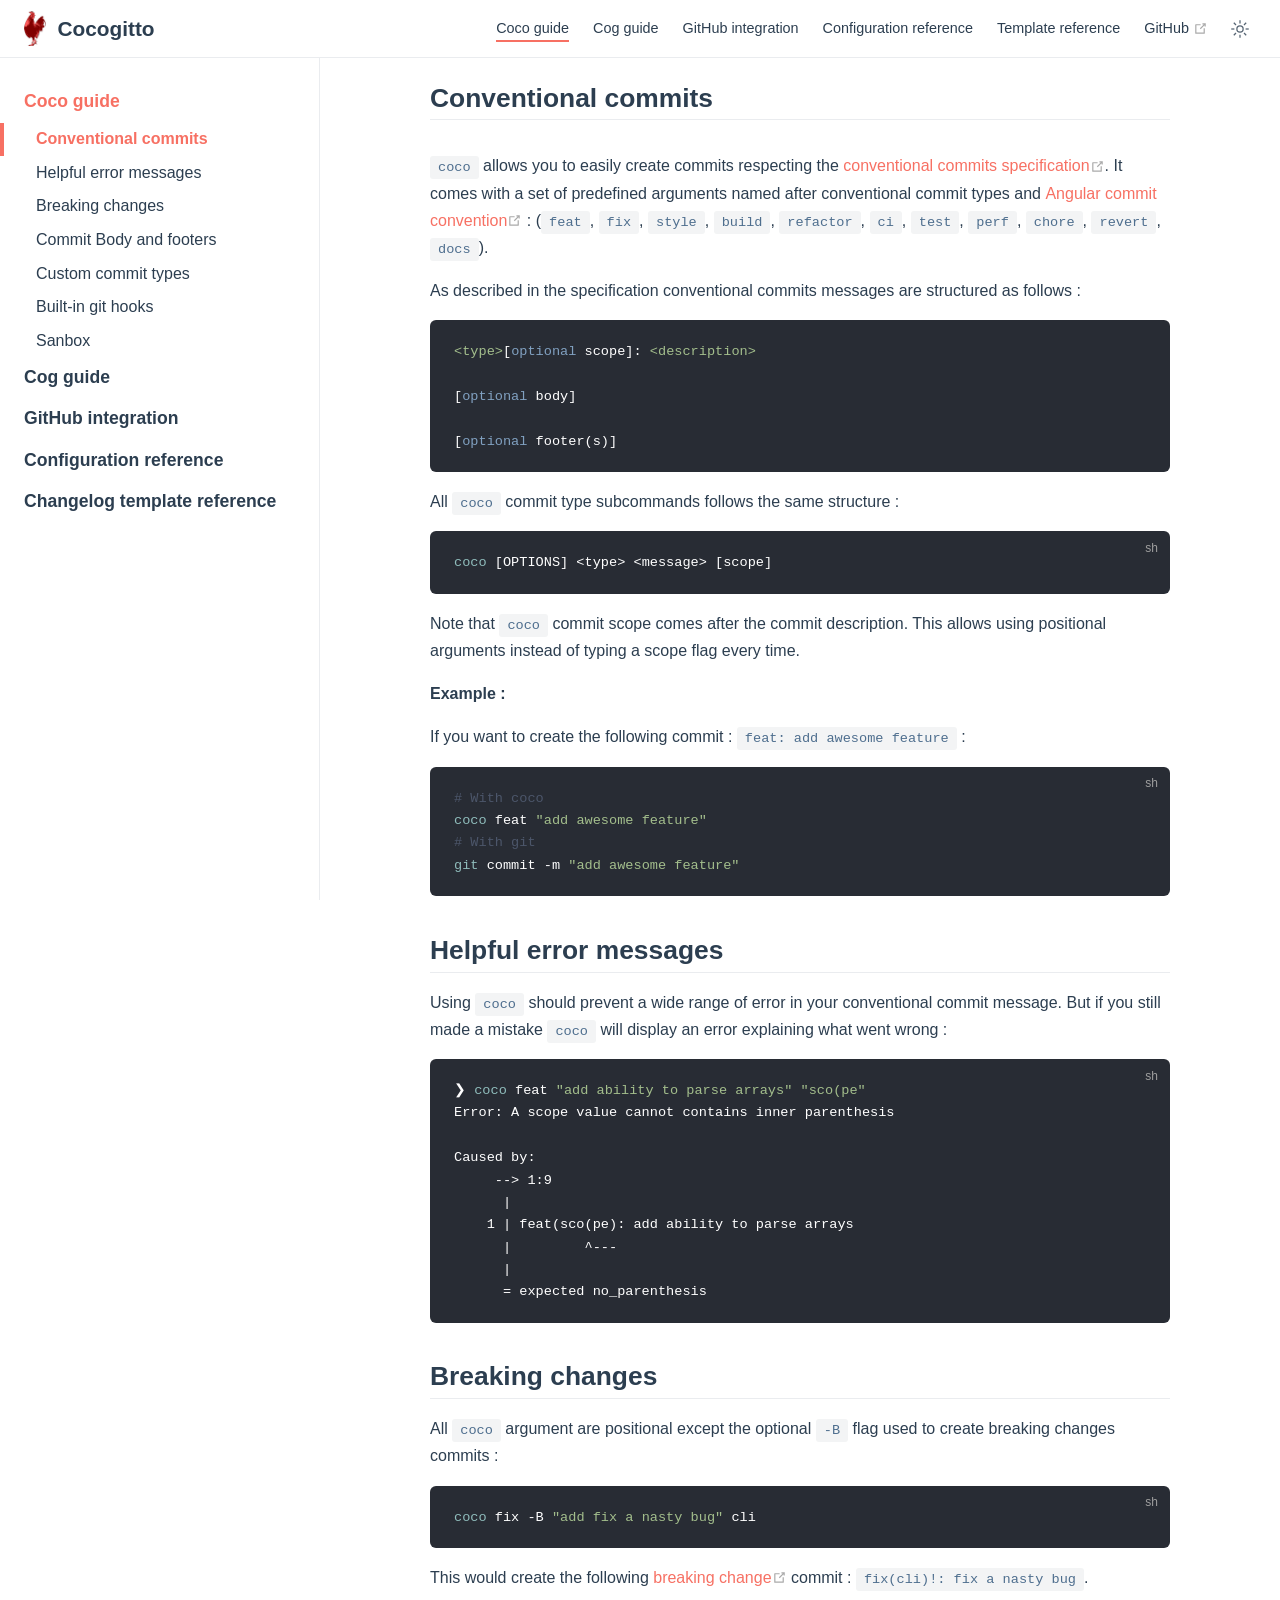
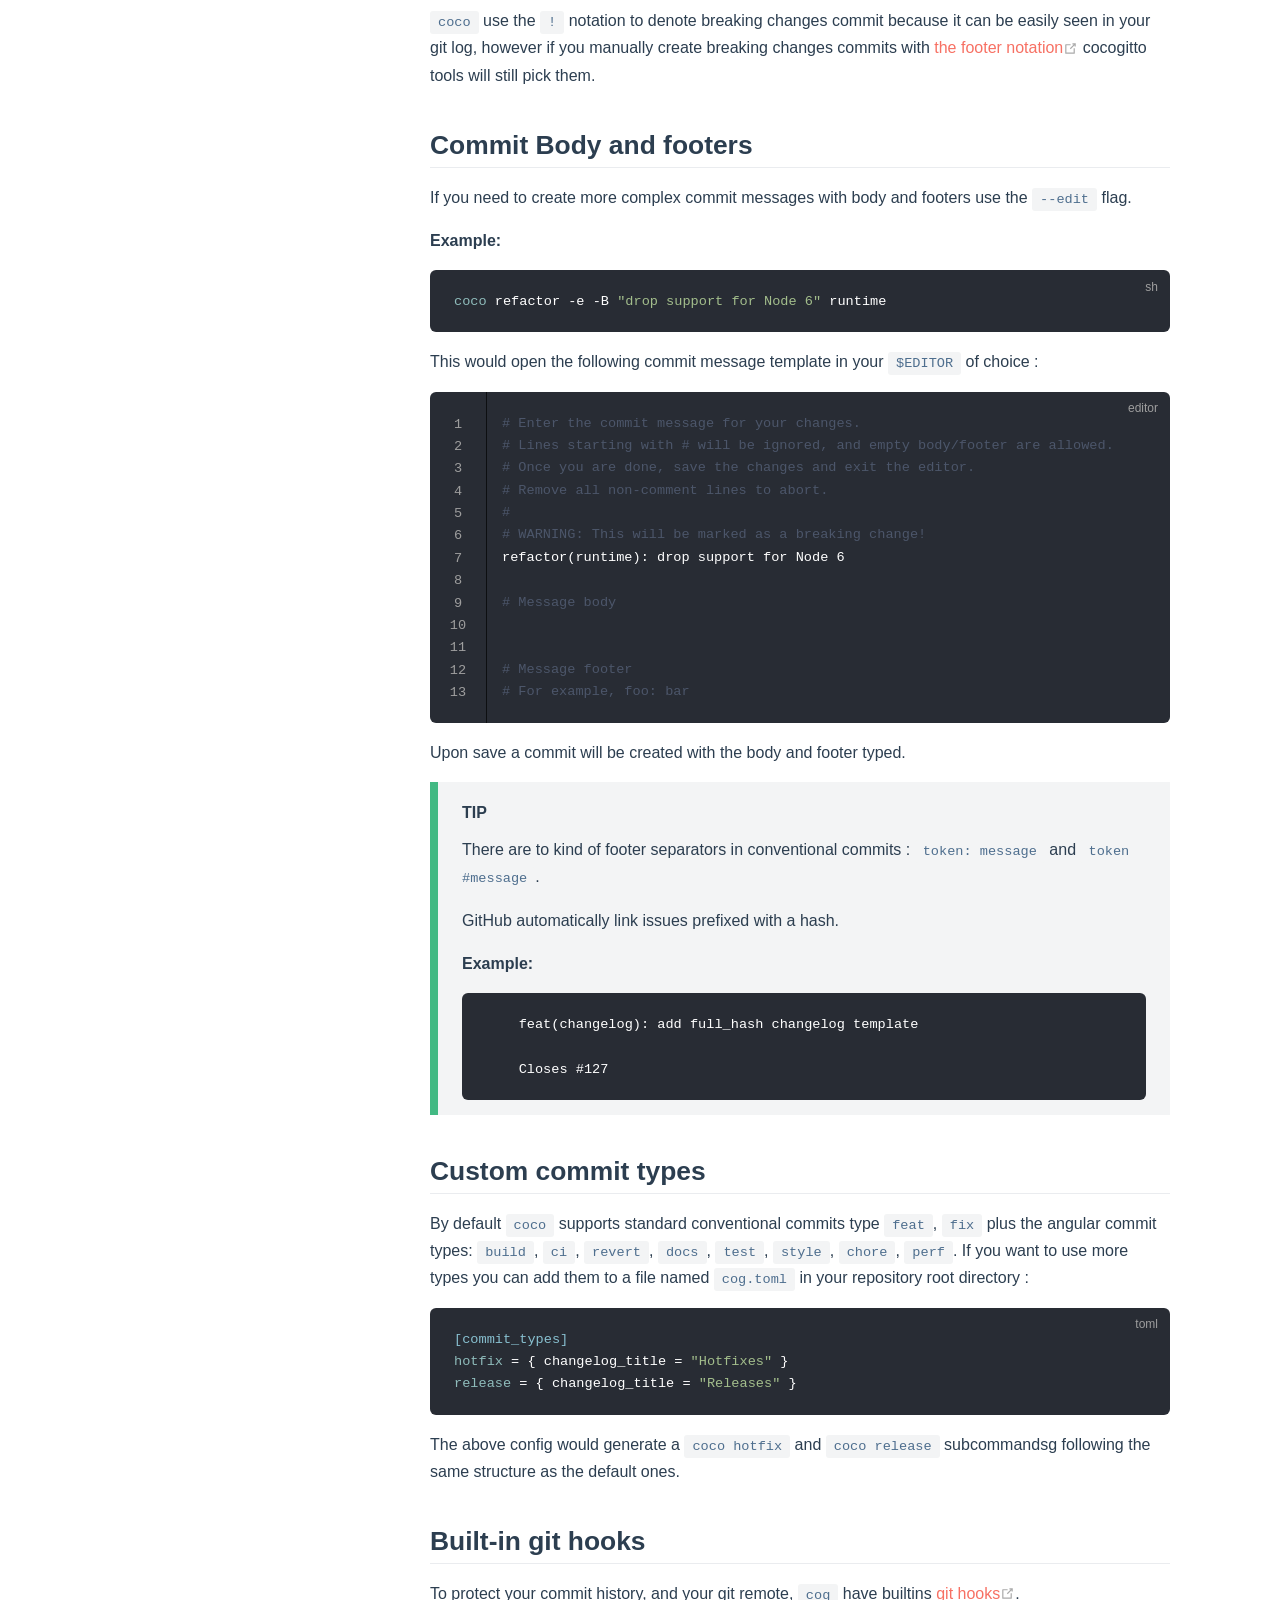
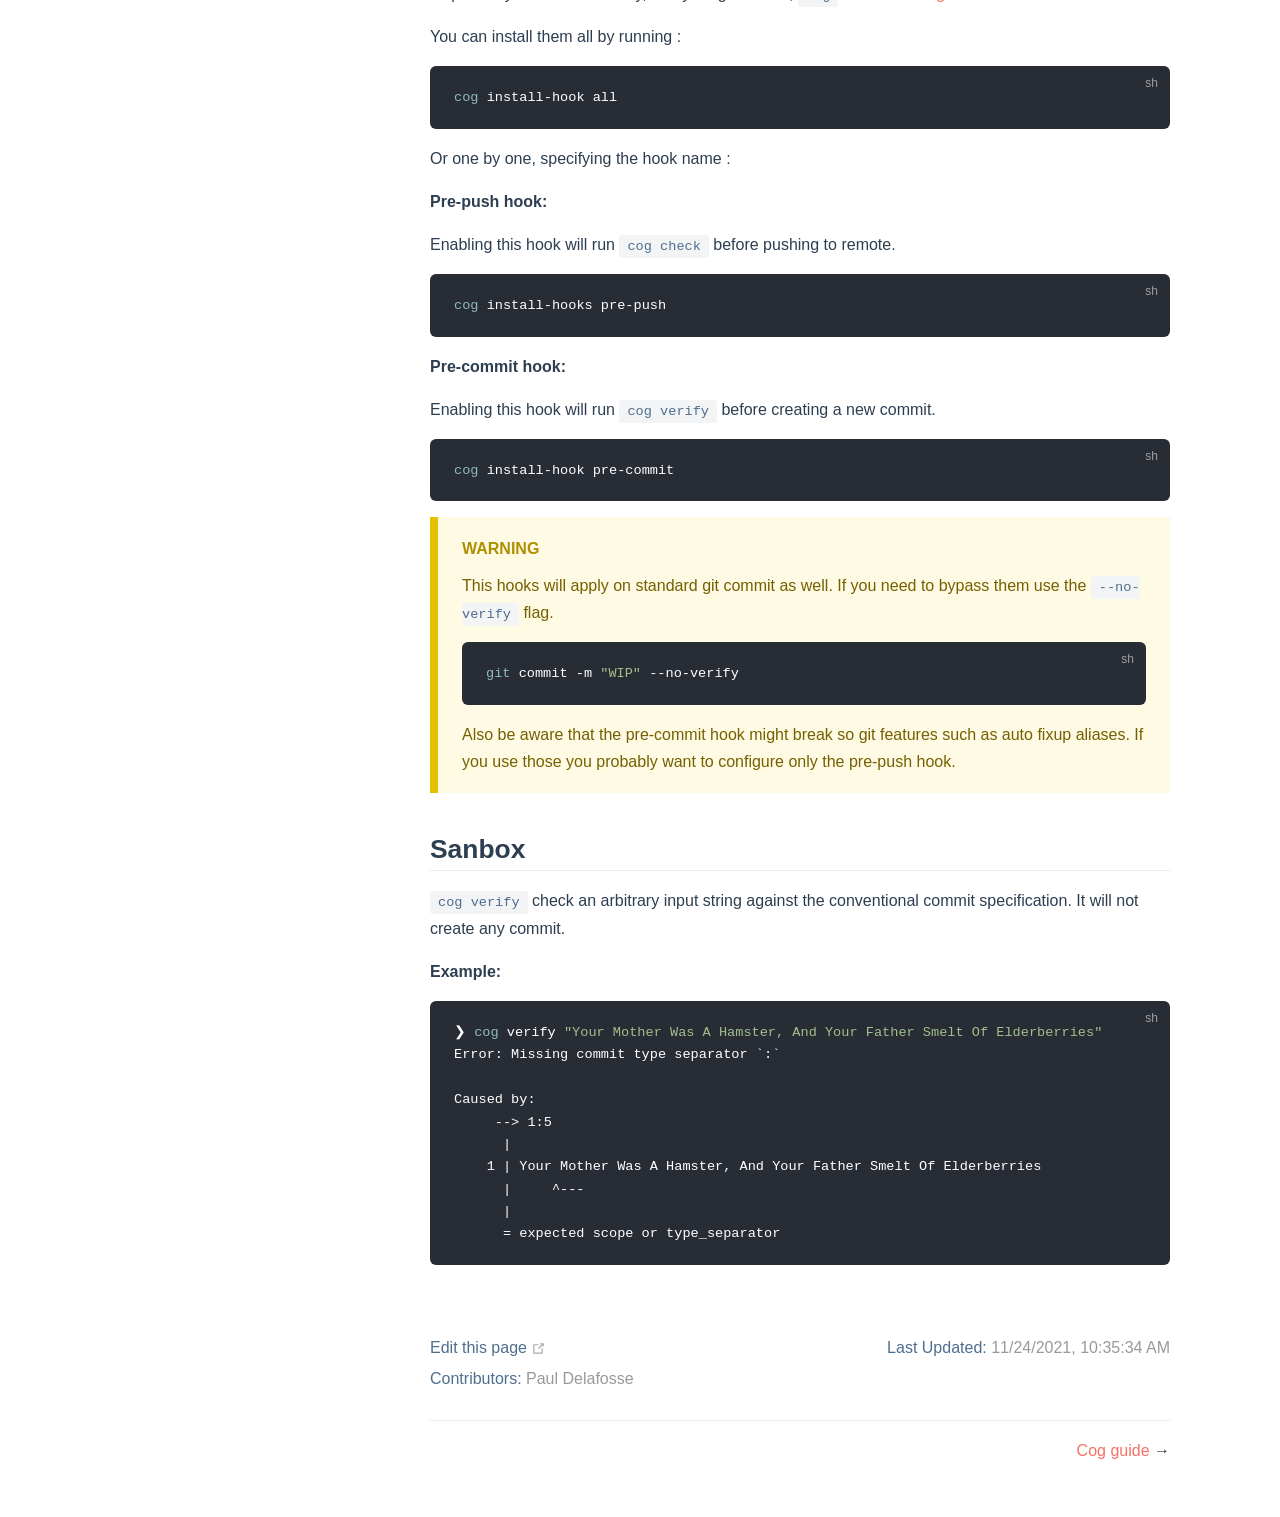
<file: coco_guide/index.html>
<!DOCTYPE html>
<html lang="en-US">
  <head>
    <meta charset="utf-8">
    <meta name="viewport" content="width=device-width,initial-scale=1">
    <meta name="generator" content="VuePress 2.0.0-beta.27">
    <meta name="theme-color" content="#f86b6a"><meta name="apple-mobile-web-app-capable" content="yes"><meta name="apple-mobile-web-app-status-bar-style" content="black"><meta property="og:title" content="Cocogitto"><meta property="og:image" content="https://docs.cocogitto.io/logo.png"><meta property="twitter:card" content="https://docs.cocogitto.io/logo.png"><meta property="og:description" content="The conventional commits toolbox"><meta property="og:width" content="100"><title>Cocogitto</title><meta name="description" content="">
    <link rel="preload" href="/assets/js/runtime~app.2cc1985a.js" as="script"><link rel="preload" href="/assets/css/styles.32e88525.css" as="style"><link rel="preload" href="/assets/js/812.4168a30e.js" as="script"><link rel="preload" href="/assets/js/app.a4f66ba4.js" as="script">
    <link rel="stylesheet" href="/assets/css/styles.32e88525.css">
  </head>
  <body>
    <div id="app"><!--[--><div class="theme-container"><!--[--><header class="navbar"><div class="toggle-sidebar-button" title="toggle sidebar" aria-expanded="false" role="button" tabindex="0"><div class="icon" aria-hidden="true"><span></span><span></span><span></span></div></div><span><a href="/" class=""><!----><span class="site-name can-hide">Cocogitto</span></a></span><div class="navbar-links-wrapper" style=""><!--[--><!--]--><nav class="navbar-links can-hide"><!--[--><div class="navbar-links-item"><a aria-current="page" href="/coco_guide/" class="router-link-active router-link-exact-active nav-link router-link-active" aria-label="Coco guide"><!--[--><!--]--> Coco guide <!--[--><!--]--></a></div><div class="navbar-links-item"><a href="/cog_guide/" class="nav-link" aria-label="Cog guide"><!--[--><!--]--> Cog guide <!--[--><!--]--></a></div><div class="navbar-links-item"><a href="/ci_cd/" class="nav-link" aria-label="GitHub integration"><!--[--><!--]--> GitHub integration <!--[--><!--]--></a></div><div class="navbar-links-item"><a href="/config/" class="nav-link" aria-label="Configuration reference"><!--[--><!--]--> Configuration reference <!--[--><!--]--></a></div><div class="navbar-links-item"><a href="/template/" class="nav-link" aria-label="Template reference"><!--[--><!--]--> Template reference <!--[--><!--]--></a></div><div class="navbar-links-item"><a class="nav-link external" href="https://github.com/cocogitto/cocogitto" rel="noopener noreferrer" target="_blank" aria-label="GitHub"><!--[--><!--]--> GitHub <span><svg class="icon outbound" xmlns="http://www.w3.org/2000/svg" aria-hidden="true" focusable="false" x="0px" y="0px" viewbox="0 0 100 100" width="15" height="15"><path fill="currentColor" d="M18.8,85.1h56l0,0c2.2,0,4-1.8,4-4v-32h-8v28h-48v-48h28v-8h-32l0,0c-2.2,0-4,1.8-4,4v56C14.8,83.3,16.6,85.1,18.8,85.1z"></path><polygon fill="currentColor" points="45.7,48.7 51.3,54.3 77.2,28.5 77.2,37.2 85.2,37.2 85.2,14.9 62.8,14.9 62.8,22.9 71.5,22.9"></polygon></svg><!--[--><span class="sr-only">open in new window</span><!--]--></span><!--[--><!--]--></a></div><!--]--></nav><!--[--><!--]--><button class="toggle-dark-button" title="toggle dark mode"><svg style="" class="icon" focusable="false" viewBox="0 0 32 32"><path d="M16 12.005a4 4 0 1 1-4 4a4.005 4.005 0 0 1 4-4m0-2a6 6 0 1 0 6 6a6 6 0 0 0-6-6z" fill="currentColor"></path><path d="M5.394 6.813l1.414-1.415l3.506 3.506L8.9 10.318z" fill="currentColor"></path><path d="M2 15.005h5v2H2z" fill="currentColor"></path><path d="M5.394 25.197L8.9 21.691l1.414 1.415l-3.506 3.505z" fill="currentColor"></path><path d="M15 25.005h2v5h-2z" fill="currentColor"></path><path d="M21.687 23.106l1.414-1.415l3.506 3.506l-1.414 1.414z" fill="currentColor"></path><path d="M25 15.005h5v2h-5z" fill="currentColor"></path><path d="M21.687 8.904l3.506-3.506l1.414 1.415l-3.506 3.505z" fill="currentColor"></path><path d="M15 2.005h2v5h-2z" fill="currentColor"></path></svg><svg style="display:none;" class="icon" focusable="false" viewBox="0 0 32 32"><path d="M13.502 5.414a15.075 15.075 0 0 0 11.594 18.194a11.113 11.113 0 0 1-7.975 3.39c-.138 0-.278.005-.418 0a11.094 11.094 0 0 1-3.2-21.584M14.98 3a1.002 1.002 0 0 0-.175.016a13.096 13.096 0 0 0 1.825 25.981c.164.006.328 0 .49 0a13.072 13.072 0 0 0 10.703-5.555a1.01 1.01 0 0 0-.783-1.565A13.08 13.08 0 0 1 15.89 4.38A1.015 1.015 0 0 0 14.98 3z" fill="currentColor"></path></svg></button><!----></div></header><!--]--><div class="sidebar-mask"></div><!--[--><aside class="sidebar"><nav class="navbar-links"><!--[--><div class="navbar-links-item"><a aria-current="page" href="/coco_guide/" class="router-link-active router-link-exact-active nav-link router-link-active" aria-label="Coco guide"><!--[--><!--]--> Coco guide <!--[--><!--]--></a></div><div class="navbar-links-item"><a href="/cog_guide/" class="nav-link" aria-label="Cog guide"><!--[--><!--]--> Cog guide <!--[--><!--]--></a></div><div class="navbar-links-item"><a href="/ci_cd/" class="nav-link" aria-label="GitHub integration"><!--[--><!--]--> GitHub integration <!--[--><!--]--></a></div><div class="navbar-links-item"><a href="/config/" class="nav-link" aria-label="Configuration reference"><!--[--><!--]--> Configuration reference <!--[--><!--]--></a></div><div class="navbar-links-item"><a href="/template/" class="nav-link" aria-label="Template reference"><!--[--><!--]--> Template reference <!--[--><!--]--></a></div><div class="navbar-links-item"><a class="nav-link external" href="https://github.com/cocogitto/cocogitto" rel="noopener noreferrer" target="_blank" aria-label="GitHub"><!--[--><!--]--> GitHub <span><svg class="icon outbound" xmlns="http://www.w3.org/2000/svg" aria-hidden="true" focusable="false" x="0px" y="0px" viewbox="0 0 100 100" width="15" height="15"><path fill="currentColor" d="M18.8,85.1h56l0,0c2.2,0,4-1.8,4-4v-32h-8v28h-48v-48h28v-8h-32l0,0c-2.2,0-4,1.8-4,4v56C14.8,83.3,16.6,85.1,18.8,85.1z"></path><polygon fill="currentColor" points="45.7,48.7 51.3,54.3 77.2,28.5 77.2,37.2 85.2,37.2 85.2,14.9 62.8,14.9 62.8,22.9 71.5,22.9"></polygon></svg><!--[--><span class="sr-only">open in new window</span><!--]--></span><!--[--><!--]--></a></div><!--]--></nav><!--[--><!--]--><ul class="sidebar-links"><!--[--><!--[--><a aria-current="page" href="/coco_guide/" class="router-link-active router-link-exact-active nav-link router-link-active sidebar-heading sidebar-item active" aria-label="Coco guide"><!--[--><!--]--> Coco guide <!--[--><!--]--></a><ul class=""><li><!--[--><a aria-current="page" href="/coco_guide/#conventional-commits" class="router-link-active router-link-exact-active nav-link sidebar-item" aria-label="Conventional commits"><!--[--><!--]--> Conventional commits <!--[--><!--]--></a><!----><!--]--></li><li><!--[--><a aria-current="page" href="/coco_guide/#helpful-error-messages" class="router-link-active router-link-exact-active nav-link sidebar-item" aria-label="Helpful error messages"><!--[--><!--]--> Helpful error messages <!--[--><!--]--></a><!----><!--]--></li><li><!--[--><a aria-current="page" href="/coco_guide/#breaking-changes" class="router-link-active router-link-exact-active nav-link sidebar-item" aria-label="Breaking changes"><!--[--><!--]--> Breaking changes <!--[--><!--]--></a><!----><!--]--></li><li><!--[--><a aria-current="page" href="/coco_guide/#commit-body-and-footers" class="router-link-active router-link-exact-active nav-link sidebar-item" aria-label="Commit Body and footers"><!--[--><!--]--> Commit Body and footers <!--[--><!--]--></a><!----><!--]--></li><li><!--[--><a aria-current="page" href="/coco_guide/#custom-commit-types" class="router-link-active router-link-exact-active nav-link sidebar-item" aria-label="Custom commit types"><!--[--><!--]--> Custom commit types <!--[--><!--]--></a><!----><!--]--></li><li><!--[--><a aria-current="page" href="/coco_guide/#built-in-git-hooks" class="router-link-active router-link-exact-active nav-link sidebar-item" aria-label="Built-in git hooks"><!--[--><!--]--> Built-in git hooks <!--[--><!--]--></a><!----><!--]--></li><li><!--[--><a aria-current="page" href="/coco_guide/#sanbox" class="router-link-active router-link-exact-active nav-link sidebar-item" aria-label="Sanbox"><!--[--><!--]--> Sanbox <!--[--><!--]--></a><!----><!--]--></li></ul><!--]--><!--[--><a href="/cog_guide/" class="nav-link sidebar-heading sidebar-item" aria-label="Cog guide"><!--[--><!--]--> Cog guide <!--[--><!--]--></a><!----><!--]--><!--[--><a href="/ci_cd/" class="nav-link sidebar-heading sidebar-item" aria-label="GitHub integration"><!--[--><!--]--> GitHub integration <!--[--><!--]--></a><!----><!--]--><!--[--><a href="/config/" class="nav-link sidebar-heading sidebar-item" aria-label="Configuration reference"><!--[--><!--]--> Configuration reference <!--[--><!--]--></a><!----><!--]--><!--[--><a href="/template/" class="nav-link sidebar-heading sidebar-item" aria-label="Changelog template reference"><!--[--><!--]--> Changelog template reference <!--[--><!--]--></a><!----><!--]--><!--]--></ul><!--[--><!--]--></aside><!--]--><!--[--><main class="page"><!--[--><!--]--><div class="theme-default-content"><!--[--><h2 id="conventional-commits" tabindex="-1"><a class="header-anchor" href="#conventional-commits" aria-hidden="true">#</a> Conventional commits</h2><p><code>coco</code> allows you to easily create commits respecting the <a href="https://www.conventionalcommits.org/en/v1.0.0/" target="_blank" rel="noopener noreferrer">conventional commits specification<span><svg class="icon outbound" xmlns="http://www.w3.org/2000/svg" aria-hidden="true" focusable="false" x="0px" y="0px" viewbox="0 0 100 100" width="15" height="15"><path fill="currentColor" d="M18.8,85.1h56l0,0c2.2,0,4-1.8,4-4v-32h-8v28h-48v-48h28v-8h-32l0,0c-2.2,0-4,1.8-4,4v56C14.8,83.3,16.6,85.1,18.8,85.1z"></path><polygon fill="currentColor" points="45.7,48.7 51.3,54.3 77.2,28.5 77.2,37.2 85.2,37.2 85.2,14.9 62.8,14.9 62.8,22.9 71.5,22.9"></polygon></svg><!--[--><span class="sr-only">open in new window</span><!--]--></span></a>. It comes with a set of predefined arguments named after conventional commit types and <a href="https://github.com/angular/angular/blob/22b96b9/CONTRIBUTING.md#-commit-message-guidelines" target="_blank" rel="noopener noreferrer">Angular commit convention<span><svg class="icon outbound" xmlns="http://www.w3.org/2000/svg" aria-hidden="true" focusable="false" x="0px" y="0px" viewbox="0 0 100 100" width="15" height="15"><path fill="currentColor" d="M18.8,85.1h56l0,0c2.2,0,4-1.8,4-4v-32h-8v28h-48v-48h28v-8h-32l0,0c-2.2,0-4,1.8-4,4v56C14.8,83.3,16.6,85.1,18.8,85.1z"></path><polygon fill="currentColor" points="45.7,48.7 51.3,54.3 77.2,28.5 77.2,37.2 85.2,37.2 85.2,14.9 62.8,14.9 62.8,22.9 71.5,22.9"></polygon></svg><!--[--><span class="sr-only">open in new window</span><!--]--></span></a> : (<code>feat</code>, <code>fix</code>, <code>style</code>, <code>build</code>, <code>refactor</code>, <code>ci</code>, <code>test</code>, <code>perf</code>, <code>chore</code>, <code>revert</code>, <code>docs</code>).</p><p>As described in the specification conventional commits messages are structured as follows :</p><div class="language-conventional ext-conventional"><pre class="language-conventional"><code><span class="hljs-string">&lt;type&gt;</span>[<span class="hljs-literal">optional</span> scope]: <span class="hljs-string">&lt;description&gt;</span>

[<span class="hljs-literal">optional</span> body]

[<span class="hljs-literal">optional</span> footer(s)]
</code></pre></div><p>All <code>coco</code> commit type subcommands follows the same structure :</p><div class="language-bash ext-sh"><pre class="language-bash"><code><span class="hljs-built_in">coco</span> [OPTIONS] &lt;type&gt; &lt;message&gt; [scope]
</code></pre></div><p>Note that <code>coco</code> commit scope comes after the commit description. This allows using positional arguments instead of typing a scope flag every time.</p><p><strong>Example :</strong></p><p>If you want to create the following commit : <code>feat: add awesome feature</code> :</p><div class="language-bash ext-sh"><pre class="language-bash"><code><span class="hljs-comment"># With coco</span>
<span class="hljs-built_in">coco</span> feat <span class="hljs-string">&quot;add awesome feature&quot;</span>
<span class="hljs-comment"># With git</span>
<span class="hljs-built_in">git</span> commit -m <span class="hljs-string">&quot;add awesome feature&quot;</span>
</code></pre></div><h2 id="helpful-error-messages" tabindex="-1"><a class="header-anchor" href="#helpful-error-messages" aria-hidden="true">#</a> Helpful error messages</h2><p>Using <code>coco</code> should prevent a wide range of error in your conventional commit message. But if you still made a mistake <code>coco</code> will display an error explaining what went wrong :</p><div class="language-bash ext-sh"><pre class="language-bash"><code>❯ <span class="hljs-built_in">coco</span> feat <span class="hljs-string">&quot;add ability to parse arrays&quot;</span> <span class="hljs-string">&quot;sco(pe&quot;</span>
Error: A scope value cannot contains inner parenthesis

Caused by:
     --&gt; 1:9
      |
    1 | feat(sco(pe): add ability to parse arrays
      |         ^---
      |
      = expected no_parenthesis
</code></pre></div><h2 id="breaking-changes" tabindex="-1"><a class="header-anchor" href="#breaking-changes" aria-hidden="true">#</a> Breaking changes</h2><p>All <code>coco</code> argument are positional except the optional <code>-B</code> flag used to create breaking changes commits :</p><div class="language-bash ext-sh"><pre class="language-bash"><code><span class="hljs-built_in">coco</span> fix -B <span class="hljs-string">&quot;add fix a nasty bug&quot;</span> cli
</code></pre></div><p>This would create the following <a href="https://www.conventionalcommits.org/en/v1.0.0/#commit-message-with--to-draw-attention-to-breaking-change" target="_blank" rel="noopener noreferrer">breaking change<span><svg class="icon outbound" xmlns="http://www.w3.org/2000/svg" aria-hidden="true" focusable="false" x="0px" y="0px" viewbox="0 0 100 100" width="15" height="15"><path fill="currentColor" d="M18.8,85.1h56l0,0c2.2,0,4-1.8,4-4v-32h-8v28h-48v-48h28v-8h-32l0,0c-2.2,0-4,1.8-4,4v56C14.8,83.3,16.6,85.1,18.8,85.1z"></path><polygon fill="currentColor" points="45.7,48.7 51.3,54.3 77.2,28.5 77.2,37.2 85.2,37.2 85.2,14.9 62.8,14.9 62.8,22.9 71.5,22.9"></polygon></svg><!--[--><span class="sr-only">open in new window</span><!--]--></span></a> commit : <code>fix(cli)!: fix a nasty bug</code>.</p><p><code>coco</code> use the <code>!</code> notation to denote breaking changes commit because it can be easily seen in your git log, however if you manually create breaking changes commits with <a href="https://www.conventionalcommits.org/en/v1.0.0/#commit-message-with-description-and-breaking-change-footer" target="_blank" rel="noopener noreferrer">the footer notation<span><svg class="icon outbound" xmlns="http://www.w3.org/2000/svg" aria-hidden="true" focusable="false" x="0px" y="0px" viewbox="0 0 100 100" width="15" height="15"><path fill="currentColor" d="M18.8,85.1h56l0,0c2.2,0,4-1.8,4-4v-32h-8v28h-48v-48h28v-8h-32l0,0c-2.2,0-4,1.8-4,4v56C14.8,83.3,16.6,85.1,18.8,85.1z"></path><polygon fill="currentColor" points="45.7,48.7 51.3,54.3 77.2,28.5 77.2,37.2 85.2,37.2 85.2,14.9 62.8,14.9 62.8,22.9 71.5,22.9"></polygon></svg><!--[--><span class="sr-only">open in new window</span><!--]--></span></a> cocogitto tools will still pick them.</p><h2 id="commit-body-and-footers" tabindex="-1"><a class="header-anchor" href="#commit-body-and-footers" aria-hidden="true">#</a> Commit Body and footers</h2><p>If you need to create more complex commit messages with body and footers use the <code>--edit</code> flag.</p><p><strong>Example:</strong></p><div class="language-bash ext-sh"><pre class="language-bash"><code><span class="hljs-built_in">coco</span> refactor -e -B <span class="hljs-string">&quot;drop support for Node 6&quot;</span> runtime 
</code></pre></div><p>This would open the following commit message template in your <code>$EDITOR</code> of choice :</p><div class="language-editor ext-editor line-numbers-mode"><pre class="language-editor"><code><span class="hljs-comment"># Enter the commit message for your changes.</span>
<span class="hljs-comment"># Lines starting with # will be ignored, and empty body/footer are allowed.</span>
<span class="hljs-comment"># Once you are done, save the changes and exit the editor.</span>
<span class="hljs-comment"># Remove all non-comment lines to abort.</span>
<span class="hljs-comment">#</span>
<span class="hljs-comment"># WARNING: This will be marked as a breaking change!</span>
refactor(runtime): drop support for Node 6

<span class="hljs-comment"># Message body</span>


<span class="hljs-comment"># Message footer</span>
<span class="hljs-comment"># For example, foo: bar</span>
</code></pre><div class="line-numbers"><span class="line-number">1</span><br><span class="line-number">2</span><br><span class="line-number">3</span><br><span class="line-number">4</span><br><span class="line-number">5</span><br><span class="line-number">6</span><br><span class="line-number">7</span><br><span class="line-number">8</span><br><span class="line-number">9</span><br><span class="line-number">10</span><br><span class="line-number">11</span><br><span class="line-number">12</span><br><span class="line-number">13</span><br></div></div><p>Upon save a commit will be created with the body and footer typed.</p><div class="custom-container tip"><p class="custom-container-title">TIP</p><p>There are to kind of footer separators in conventional commits : <code>token: message</code> and <code>token #message</code>.</p><p>GitHub automatically link issues prefixed with a hash.</p><p><strong>Example:</strong></p><div class="language-text ext-text"><pre class="language-text"><code>    feat(changelog): add full_hash changelog template

    Closes #127
</code></pre></div></div><h2 id="custom-commit-types" tabindex="-1"><a class="header-anchor" href="#custom-commit-types" aria-hidden="true">#</a> Custom commit types</h2><p>By default <code>coco</code> supports standard conventional commits type <code>feat</code>, <code>fix</code> plus the angular commit types: <code>build</code>, <code>ci</code>, <code>revert</code>, <code>docs</code>, <code>test</code>, <code>style</code>, <code>chore</code>, <code>perf</code>. If you want to use more types you can add them to a file named <code>cog.toml</code> in your repository root directory :</p><div class="language-toml ext-toml"><pre class="language-toml"><code><span class="hljs-section">[commit_types]</span>
<span class="hljs-attr">hotfix</span> = { changelog_title = <span class="hljs-string">&quot;Hotfixes&quot;</span> }
<span class="hljs-attr">release</span> = { changelog_title = <span class="hljs-string">&quot;Releases&quot;</span> }
</code></pre></div><p>The above config would generate a <code>coco hotfix</code> and <code>coco release</code> subcommandsg following the same structure as the default ones.</p><h2 id="built-in-git-hooks" tabindex="-1"><a class="header-anchor" href="#built-in-git-hooks" aria-hidden="true">#</a> Built-in git hooks</h2><p>To protect your commit history, and your git remote, <code>cog</code> have builtins <a href="https://git-scm.com/book/en/v2/Customizing-Git-Git-Hooks" target="_blank" rel="noopener noreferrer">git hooks<span><svg class="icon outbound" xmlns="http://www.w3.org/2000/svg" aria-hidden="true" focusable="false" x="0px" y="0px" viewbox="0 0 100 100" width="15" height="15"><path fill="currentColor" d="M18.8,85.1h56l0,0c2.2,0,4-1.8,4-4v-32h-8v28h-48v-48h28v-8h-32l0,0c-2.2,0-4,1.8-4,4v56C14.8,83.3,16.6,85.1,18.8,85.1z"></path><polygon fill="currentColor" points="45.7,48.7 51.3,54.3 77.2,28.5 77.2,37.2 85.2,37.2 85.2,14.9 62.8,14.9 62.8,22.9 71.5,22.9"></polygon></svg><!--[--><span class="sr-only">open in new window</span><!--]--></span></a>.</p><p>You can install them all by running :</p><div class="language-bash ext-sh"><pre class="language-bash"><code><span class="hljs-built_in">cog</span> install-hook all
</code></pre></div><p>Or one by one, specifying the hook name :</p><p><strong>Pre-push hook:</strong></p><p>Enabling this hook will run <code>cog check</code> before pushing to remote.</p><div class="language-bash ext-sh"><pre class="language-bash"><code><span class="hljs-built_in">cog</span> install-hooks pre-push
</code></pre></div><p><strong>Pre-commit hook:</strong></p><p>Enabling this hook will run <code>cog verify</code> before creating a new commit.</p><div class="language-bash ext-sh"><pre class="language-bash"><code><span class="hljs-built_in">cog</span> install-hook pre-commit
</code></pre></div><div class="custom-container warning"><p class="custom-container-title">WARNING</p><p>This hooks will apply on standard git commit as well. If you need to bypass them use the <code>--no-verify</code> flag.</p><div class="language-bash ext-sh"><pre class="language-bash"><code><span class="hljs-built_in">git</span> commit -m <span class="hljs-string">&quot;WIP&quot;</span> --no-verify
</code></pre></div><p>Also be aware that the pre-commit hook might break so git features such as auto fixup aliases. If you use those you probably want to configure only the pre-push hook.</p></div><h2 id="sanbox" tabindex="-1"><a class="header-anchor" href="#sanbox" aria-hidden="true">#</a> Sanbox</h2><p><code>cog verify</code> check an arbitrary input string against the conventional commit specification. It will not create any commit.</p><p><strong>Example:</strong></p><div class="language-bash ext-sh"><pre class="language-bash"><code>❯ <span class="hljs-built_in">cog</span> verify <span class="hljs-string">&quot;Your Mother Was A Hamster, And Your Father Smelt Of Elderberries&quot;</span>
Error: Missing commit type separator `:`

Caused by:
     --&gt; 1:5
      |
    1 | Your Mother Was A Hamster, And Your Father Smelt Of Elderberries
      |     ^---
      |
      = expected scope or type_separator
</code></pre></div><!--]--></div><footer class="page-meta"><div class="meta-item edit-link"><a class="nav-link external meta-item-label" href="https://github.com/cocogitto/website/edit/main/src/coco_guide/README.md" rel="noopener noreferrer" target="_blank" aria-label="Edit this page"><!--[--><!--]--> Edit this page <span><svg class="icon outbound" xmlns="http://www.w3.org/2000/svg" aria-hidden="true" focusable="false" x="0px" y="0px" viewbox="0 0 100 100" width="15" height="15"><path fill="currentColor" d="M18.8,85.1h56l0,0c2.2,0,4-1.8,4-4v-32h-8v28h-48v-48h28v-8h-32l0,0c-2.2,0-4,1.8-4,4v56C14.8,83.3,16.6,85.1,18.8,85.1z"></path><polygon fill="currentColor" points="45.7,48.7 51.3,54.3 77.2,28.5 77.2,37.2 85.2,37.2 85.2,14.9 62.8,14.9 62.8,22.9 71.5,22.9"></polygon></svg><!--[--><span class="sr-only">open in new window</span><!--]--></span><!--[--><!--]--></a></div><div class="meta-item last-updated"><span class="meta-item-label">Last Updated: </span><span class="meta-item-info">11/24/2021, 10:35:34 AM</span></div><div class="meta-item contributors"><span class="meta-item-label">Contributors: </span><span class="meta-item-info"><!--[--><!--[--><span class="contributor" title="email: paul.delafosse@protonmail.com">Paul Delafosse</span><!----><!--]--><!--]--></span></div></footer><nav class="page-nav"><p class="inner"><!----><span class="next"><a href="/cog_guide/" class="nav-link" aria-label="Cog guide"><!--[--><!--]--> Cog guide <!--[--><!--]--></a> → </span></p></nav><!--[--><!--]--></main><!--]--></div><!----><!--]--></div>
    <script src="/assets/js/runtime~app.2cc1985a.js" defer></script><script src="/assets/js/812.4168a30e.js" defer></script><script src="/assets/js/app.a4f66ba4.js" defer></script>
  </body>
</html>
</file>
<file: assets/css/styles.32e88525.css>
.icon.outbound{position:relative;display:inline-block;color:#aaa;vertical-align:middle;top:-1px}
:root{--c-brand:#3eaf7c;--c-brand-light:#4abf8a}#nprogress{--nprogress-color:var(--c-brand)}html.dark{--c-brand:#3aa675;--c-brand-light:#349469;--c-bg:#22272e;--c-bg-light:#2b313a;--c-bg-lighter:#262c34;--c-text:#adbac7;--c-text-light:#96a7b7;--c-text-lighter:#8b9eb0;--c-text-lightest:#8094a8;--c-border:#3e4c5a;--c-border-dark:#34404c;--c-tip:#318a62;--c-warning:#ceab00;--c-warning-bg:#7e755b;--c-warning-title:#ceac03;--c-warning-text:#362e00;--c-danger:#940000;--c-danger-bg:#806161;--c-danger-title:#610000;--c-danger-text:#3a0000;--c-details-bg:#323843;--code-hl-bg-color:#363b46;color-scheme:dark}html.dark .DocSearch{--docsearch-logo-color:var(--c-text);--docsearch-modal-shadow:inset 1px 1px 0 0 #2c2e40, 0 3px 8px 0 #000309;--docsearch-key-shadow:inset 0 -2px 0 0 #282d55, inset 0 0 1px 1px #51577d, 0 2px 2px 0 rgba(3, 4, 9, 0.3);--docsearch-key-gradient:linear-gradient(-225deg, #444950, #1c1e21);--docsearch-footer-shadow:inset 0 1px 0 0 rgba(73, 76, 106, 0.5), 0 -4px 8px 0 rgba(0, 0, 0, 0.2)}body,html{padding:0;margin:0;background-color:var(--c-bg);transition:background-color var(--t-color)}body{font-family:var(--font-family);-webkit-font-smoothing:antialiased;-moz-osx-font-smoothing:grayscale;font-size:16px;color:var(--c-text)}a,p a code{color:var(--c-text-accent)}a{font-weight:500;overflow-wrap:break-word}p a code{font-weight:400}code,kbd{font-family:var(--font-family-code)}kbd{background:var(--c-bg-lighter);border:solid .15rem var(--c-border-dark);border-bottom:solid .25rem var(--c-border-dark);border-radius:.15rem;padding:0 .15em}code{color:var(--c-text-lighter);padding:.25rem .5rem;font-size:.85em;background-color:var(--c-bg-light);border-radius:3px;overflow-wrap:break-word;transition:background-color var(--t-color),color var(--t-color)}blockquote{color:var(--c-text-quote);border-left:.2rem solid var(--c-border-dark);margin:1rem 0;padding:.25rem 0 .25rem 1rem}blockquote>p,code{margin:0}ol,ul{padding-left:1.2em}strong{font-weight:600}h1,h2,h3,h4,h5,h6{font-weight:600;line-height:1.25}h1:hover .header-anchor,h2:hover .header-anchor,h3:hover .header-anchor,h4:hover .header-anchor,h5:hover .header-anchor,h6:hover .header-anchor{opacity:1}h1{font-size:2.2rem}h2{font-size:1.65rem;padding-bottom:.3rem;border-bottom:1px solid var(--c-border);transition:border-color var(--t-color)}h3{font-size:1.35rem}h4{font-size:1.15rem}h5{font-size:1.05rem}blockquote,h6{font-size:1rem}a.header-anchor{font-size:.85em;float:left;margin-left:-.87em;padding-right:.23em;margin-top:.125em;opacity:0}a,a.header-anchor:hover{text-decoration:none}a.header-anchor:focus-visible{opacity:1}ol,p,ul{line-height:1.7}hr{border:0;border-top:1px solid var(--c-border)}table{border-collapse:collapse;margin:1rem 0;display:block;overflow-x:auto}tr{border-top:1px solid var(--c-border-dark)}tr:nth-child(2n){background-color:var(--c-bg-light)}td,th{border:1px solid var(--c-border-dark);padding:.6em 1em}.arrow,.badge{display:inline-block}.arrow{width:0;height:0}.arrow.down,.arrow.up{border-left:4px solid transparent;border-right:4px solid transparent}.arrow.up{border-bottom:6px solid var(--c-bg-arrow)}.arrow.down{border-top:6px solid var(--c-bg-arrow)}.arrow.left,.arrow.right{border-top:4px solid transparent;border-bottom:4px solid transparent}.arrow.right{border-left:6px solid var(--c-bg-arrow)}.arrow.left{border-right:6px solid var(--c-bg-arrow)}.badge{font-size:14px;height:18px;line-height:18px;border-radius:3px;padding:0 6px;color:var(--c-bg);vertical-align:top;transition:color var(--t-color),background-color var(--t-color)}.badge.tip{background-color:var(--c-badge-tip)}.badge.warning{background-color:var(--c-badge-warning)}.badge.danger{background-color:var(--c-badge-danger)}.badge+.badge{margin-left:5px}code[class*=language-],pre[class*=language-]{color:#ccc;background:0 0;font-family:var(--font-family-code);font-size:1em;text-align:left;white-space:pre;word-spacing:normal;word-break:normal;word-wrap:normal;line-height:1.5;-moz-tab-size:4;-o-tab-size:4;tab-size:4;-webkit-hyphens:none;-ms-hyphens:none;hyphens:none}pre[class*=language-]{padding:1em;margin:.5em 0;overflow:auto}:not(pre)>code[class*=language-],pre[class*=language-]{background:#2d2d2d}:not(pre)>code[class*=language-]{padding:.1em;border-radius:.3em;white-space:normal}.token.block-comment,.token.cdata,.token.comment,.token.doctype,.token.prolog{color:#999}.token.punctuation{color:#ccc}.token.attr-name,.token.deleted,.token.namespace,.token.tag{color:#ec5975}.token.function-name{color:#6196cc}.token.boolean,.token.function,.token.number{color:#f08d49}.token.class-name,.token.constant,.token.property,.token.symbol{color:#f8c555}.token.atrule,.token.builtin,.token.important,.token.keyword,.token.selector{color:#cc99cd}.token.attr-value,.token.char,.token.regex,.token.string,.token.variable{color:#7ec699}.token.entity,.token.operator,.token.url{color:#67cdcc}.token.bold,.token.important{font-weight:700}.token.italic{font-style:italic}.token.entity{cursor:help}.token.inserted{color:#3eaf7c}.theme-default-content pre,.theme-default-content pre[class*=language-]{line-height:1.4;padding:1.25rem 1.5rem;margin:.85rem 0;border-radius:6px;overflow:auto}.theme-default-content pre code,.theme-default-content pre[class*=language-] code{color:#fff;padding:0;background-color:transparent;border-radius:0;overflow-wrap:unset;-webkit-font-smoothing:auto;-moz-osx-font-smoothing:auto}.theme-default-content .line-number{font-family:var(--font-family-code)}div[class*=language-]{position:relative;background-color:var(--code-bg-color);border-radius:6px}div[class*=language-]::before{position:absolute;z-index:3;top:.8em;right:1em;font-size:.75rem;color:var(--code-ln-color)}div[class*=language-] pre,div[class*=language-] pre[class*=language-]{background:0 0!important;position:relative;z-index:1}div[class*=language-] .highlight-lines{-webkit-user-select:none;-moz-user-select:none;-ms-user-select:none;user-select:none;padding-top:1.3rem;position:absolute;top:0;left:0;width:100%;line-height:1.4}div[class*=language-] .highlight-lines .highlight-line{background-color:var(--code-hl-bg-color)}div[class*=language-]:not(.line-numbers-mode) .line-numbers{display:none}div[class*=language-].line-numbers-mode .highlight-lines .highlight-line{position:relative}div[class*=language-].line-numbers-mode .highlight-lines .highlight-line::before{content:" ";position:absolute;z-index:2;left:0;top:0;display:block;width:var(--code-ln-wrapper-width);height:100%}div[class*=language-].line-numbers-mode pre{margin-left:var(--code-ln-wrapper-width);padding-left:1rem;vertical-align:middle}div[class*=language-].line-numbers-mode .line-numbers{position:absolute;top:0;width:var(--code-ln-wrapper-width);text-align:center;color:var(--code-ln-color);padding-top:1.25rem;line-height:1.4}div[class*=language-].line-numbers-mode .line-numbers .line-number,div[class*=language-].line-numbers-mode .line-numbers br{-webkit-user-select:none;-moz-user-select:none;-ms-user-select:none;user-select:none}div[class*=language-].line-numbers-mode .line-numbers .line-number{position:relative;z-index:3;font-size:.85em}div[class*=language-].line-numbers-mode::after{content:"";position:absolute;top:0;left:0;width:var(--code-ln-wrapper-width);height:100%;border-radius:6px 0 0 6px;border-right:1px solid var(--code-hl-bg-color)}div[class*=language-].ext-sh:before{content:"sh"}div[class*=language-].ext-shell:before{content:"shell"}div[class*=language-].ext-md:before{content:"md"}div[class*=language-].ext-git:before{content:"git"}div[class*=language-].ext-toml:before{content:"toml"}div[class*=language-].ext-editor:before{content:"editor"}@media (max-width:419px){.theme-default-content div[class*=language-]{margin:.85rem -1.5rem;border-radius:0}}.code-group__nav{margin-top:.85rem;margin-bottom:calc(-1.7rem - 6px);padding-bottom:calc(1.7rem - 6px);padding-left:10px;padding-top:10px;border-top-left-radius:6px;border-top-right-radius:6px;background-color:var(--code-bg-color)}.code-group__ul{margin:auto 0;padding-left:0;display:inline-flex;list-style:none}.code-group__nav-tab{border:0;padding:5px;cursor:pointer;background-color:transparent;font-size:.85em;line-height:1.4;color:rgba(255,255,255,.9);font-weight:600}.code-group__nav-tab:focus{outline:0}.code-group__nav-tab:focus-visible{outline:1px solid rgba(255,255,255,.9)}.code-group__nav-tab-active{border-bottom:var(--c-brand) 1px solid}@media (max-width:419px){.code-group__nav{margin-left:-1.5rem;margin-right:-1.5rem;border-radius:0}}.code-group-item,.dropdown-wrapper .nav-dropdown .dropdown-item .dropdown-subtitle>a.router-link-active::after{display:none}.code-group-item__active{display:block}.code-group-item>pre{background-color:orange}.custom-container{transition:color var(--t-color),border-color var(--t-color),background-color var(--t-color)}.custom-container .custom-container-title{font-weight:600;margin-bottom:-.4rem}.custom-container.danger,.custom-container.tip,.custom-container.warning{padding:.1rem 1.5rem;border-left-width:.5rem;border-left-style:solid;margin:1rem 0}.custom-container.tip{border-color:var(--c-tip);background-color:var(--c-tip-bg);color:var(--c-tip-text)}.custom-container.tip .custom-container-title{color:var(--c-tip-title)}.custom-container.tip a{color:var(--c-tip-text-accent)}.custom-container.warning{border-color:var(--c-warning);background-color:var(--c-warning-bg);color:var(--c-warning-text)}.custom-container.warning .custom-container-title{color:var(--c-warning-title)}.custom-container.warning a{color:var(--c-warning-text-accent)}.custom-container.danger{border-color:var(--c-danger);background-color:var(--c-danger-bg);color:var(--c-danger-text)}.custom-container.danger .custom-container-title{color:var(--c-danger-title)}.custom-container.danger a{color:var(--c-danger-text-accent)}.custom-container.details{display:block;position:relative;border-radius:2px;margin:1.6em 0;padding:1.6em;background-color:var(--c-details-bg)}.custom-container.details h4{margin-top:0}.custom-container.details figure:last-child,.custom-container.details p:last-child{margin-bottom:0;padding-bottom:0}.custom-container.details summary{outline:0;cursor:pointer}.dropdown-wrapper{cursor:pointer}.dropdown-wrapper .dropdown-title,.dropdown-wrapper .mobile-dropdown-title{display:block;font-size:.9rem;font-family:inherit;cursor:inherit;padding:inherit;line-height:1.4rem;background:0 0;border:0;font-weight:500;color:var(--c-text)}.dropdown-wrapper .mobile-dropdown-title{display:none;font-weight:600;font-size:inherit}.dropdown-wrapper .dropdown-title:hover,.dropdown-wrapper .mobile-dropdown-title:hover{border-color:transparent}.dropdown-wrapper .dropdown-title .arrow,.dropdown-wrapper .mobile-dropdown-title .arrow{vertical-align:middle;margin-top:-1px;margin-left:.4rem}.dropdown-wrapper .mobile-dropdown-title:hover{color:var(--c-text-accent)}.dropdown-wrapper .nav-dropdown .dropdown-item{color:inherit;line-height:1.7rem}.dropdown-wrapper .nav-dropdown .dropdown-item .dropdown-subtitle{margin:.45rem 0 0;border-top:1px solid var(--c-border);padding:1rem 0 .45rem;font-size:.9rem}.dropdown-wrapper .nav-dropdown .dropdown-item .dropdown-subtitle>span{padding:0 1.5rem 0 1.25rem}.dropdown-wrapper .nav-dropdown .dropdown-item .dropdown-subtitle>a{font-weight:inherit}.dropdown-wrapper .nav-dropdown .dropdown-item .dropdown-subitem-wrapper{padding:0;list-style:none}.dropdown-wrapper .nav-dropdown .dropdown-item .dropdown-subitem-wrapper .dropdown-subitem{font-size:.9em}.dropdown-wrapper .nav-dropdown .dropdown-item a{display:block;line-height:1.7rem;position:relative;border-bottom:none;font-weight:400;margin-bottom:0;padding:0 1.5rem 0 1.25rem}.dropdown-wrapper .nav-dropdown .dropdown-item a.router-link-active,.dropdown-wrapper .nav-dropdown .dropdown-item a:hover,.navbar-links a.router-link-active,.navbar-links a:hover{color:var(--c-text-accent)}.dropdown-wrapper .nav-dropdown .dropdown-item a.router-link-active::after{content:"";width:0;height:0;border-left:5px solid var(--c-text-accent);border-top:3px solid transparent;border-bottom:3px solid transparent;position:absolute;top:calc(50% - 2px);left:9px}.dropdown-wrapper .nav-dropdown .dropdown-item:first-child .dropdown-subtitle{margin-top:0;padding-top:0;border-top:0}@media (max-width:719px){.dropdown-wrapper.open .dropdown-title,.dropdown-wrapper.open .mobile-dropdown-title{margin-bottom:.5rem}.dropdown-wrapper .dropdown-title{display:none}.dropdown-wrapper .mobile-dropdown-title{display:block}.dropdown-wrapper .nav-dropdown{transition:height .1s ease-out;overflow:hidden}.dropdown-wrapper .nav-dropdown .dropdown-item .dropdown-subtitle{border-top:0;margin-top:0;padding-top:0;padding-bottom:0;font-size:15px;line-height:2rem}.dropdown-wrapper .nav-dropdown .dropdown-item>a{font-size:15px;line-height:2rem}.dropdown-wrapper .nav-dropdown .dropdown-item .dropdown-subitem{font-size:14px;padding-left:1rem}}@media (min-width:720px){.dropdown-wrapper{height:1.8rem}.dropdown-wrapper.open .nav-dropdown,.dropdown-wrapper:hover .nav-dropdown{display:block!important}.dropdown-wrapper.open:blur{display:none}.dropdown-wrapper .nav-dropdown{display:none;height:auto!important;box-sizing:border-box;max-height:calc(100vh - 2.7rem);overflow-y:auto;position:absolute;top:100%;right:0;background-color:var(--c-bg-navbar);padding:.6rem 0;border:1px solid var(--c-border);border-bottom-color:var(--c-border-dark);text-align:left;border-radius:.25rem;white-space:nowrap;margin:0}}.dropdown-enter-from,.dropdown-leave-to{height:0!important}.home{padding:var(--navbar-height) 2rem 0;max-width:var(--homepage-width);margin:0 auto;display:block}.home .hero{text-align:center}.home .hero img{max-width:100%;max-height:280px;display:block;margin:3rem auto 1.5rem}.home .hero h1{font-size:3rem}.home .hero .actions,.home .hero .description,.home .hero h1{margin:1.8rem auto}.home .hero .actions{display:flex;flex-wrap:wrap;gap:1rem;justify-content:center}.home .hero .description{max-width:35rem;font-size:1.6rem;line-height:1.3;color:var(--c-text-lightest)}.home .hero .action-button{display:inline-block;font-size:1.2rem;padding:.8rem 1.6rem;border-width:2px;border-style:solid;border-radius:4px;transition:background-color var(--t-color);box-sizing:border-box}.home .hero .action-button.primary{color:var(--c-bg);background-color:var(--c-brand);border-color:var(--c-brand)}.home .hero .action-button.primary:hover{background-color:var(--c-brand-light)}.home .hero .action-button.secondary{color:var(--c-brand);background-color:var(--c-bg);border-color:var(--c-brand)}.home .hero .action-button.secondary:hover{color:var(--c-bg);background-color:var(--c-brand-light)}.home .features{border-top:1px solid var(--c-border);transition:border-color var(--t-color);padding:1.2rem 0;margin-top:2.5rem;display:flex;flex-wrap:wrap;align-items:flex-start;align-content:stretch;justify-content:space-between}.home .feature{flex-grow:1;flex-basis:30%;max-width:30%}.home .feature h2{font-size:1.4rem;font-weight:500;border-bottom:none;padding-bottom:0;color:var(--c-text-light)}.home .feature p,.home .footer{color:var(--c-text-lighter)}.home .footer{padding:2.5rem;border-top:1px solid var(--c-border);text-align:center;transition:border-color var(--t-color)}@media (max-width:719px){.home .features{flex-direction:column}.home .feature{max-width:100%;padding:0 2.5rem}}@media (max-width:419px){.home{padding-left:1.5rem;padding-right:1.5rem}.home .hero img{max-height:210px;margin:2rem auto 1.2rem}.home .hero h1{font-size:2rem}.home .hero .actions,.home .hero .description,.home .hero h1{margin:1.2rem auto}.home .hero .description{font-size:1.2rem}.home .hero .action-button{font-size:1rem;padding:.6rem 1.2rem}.home .feature h2{font-size:1.25rem}}.theme-default-content:not(.custom){max-width:var(--content-width);margin:0 auto;padding:2rem 2.5rem}@media (max-width:959px){.theme-default-content:not(.custom){padding:2rem}}@media (max-width:419px){.theme-default-content:not(.custom){padding:1.5rem}}.page{padding-top:var(--navbar-height);padding-left:var(--sidebar-width)}.navbar,.sidebar{position:fixed;left:0;box-sizing:border-box}.navbar{z-index:20;top:0;right:0;height:var(--navbar-height);border-bottom:1px solid var(--c-border);background-color:var(--c-bg-navbar);transition:background-color var(--t-color),border-color var(--t-color)}.sidebar{font-size:16px;width:var(--sidebar-width);z-index:10;margin:0;top:var(--navbar-height);bottom:0;border-right:1px solid var(--c-border);overflow-y:auto;scrollbar-width:thin;scrollbar-color:var(--c-brand) var(--c-border);background-color:var(--c-bg-sidebar);transition:transform var(--t-transform),background-color var(--t-color),border-color var(--t-color)}.sidebar::-webkit-scrollbar{width:7px}.sidebar::-webkit-scrollbar-track{background-color:var(--c-border)}.sidebar::-webkit-scrollbar-thumb{background-color:var(--c-brand)}.sidebar-mask{position:fixed;z-index:9;top:0;left:0;width:100vw;height:100vh;display:none}.theme-container.sidebar-open .sidebar-mask{display:block}.theme-container.sidebar-open .navbar>.toggle-sidebar-button .icon span:nth-child(1){transform:rotate(45deg) translate3d(5.5px,5.5px,0)}.theme-container.sidebar-open .navbar>.toggle-sidebar-button .icon span:nth-child(2){transform:scale3d(0,1,1)}.theme-container.sidebar-open .navbar>.toggle-sidebar-button .icon span:nth-child(3){transform:rotate(-45deg) translate3d(6px,-6px,0)}.theme-container.sidebar-open .navbar>.toggle-sidebar-button .icon span:nth-child(1),.theme-container.sidebar-open .navbar>.toggle-sidebar-button .icon span:nth-child(3){transform-origin:center}.theme-container.no-navbar .theme-default-content:not(.custom)>h1,.theme-container.no-navbar h2,.theme-container.no-navbar h3,.theme-container.no-navbar h4,.theme-container.no-navbar h5,.theme-container.no-navbar h6{margin-top:1.5rem;padding-top:0}.theme-container.no-navbar .page{padding-top:0}.theme-container.no-navbar .sidebar{top:0}@media (min-width:720px){.theme-container.no-sidebar .sidebar{display:none}.theme-container.no-sidebar .page{padding-left:0}}.theme-default-content:not(.custom)>h1,.theme-default-content:not(.custom)>h2,.theme-default-content:not(.custom)>h3,.theme-default-content:not(.custom)>h4,.theme-default-content:not(.custom)>h5,.theme-default-content:not(.custom)>h6{margin-top:calc(.5rem - var(--navbar-height));padding-top:calc(1rem + var(--navbar-height));margin-bottom:0}.theme-default-content:not(.custom)>h1:first-child,.theme-default-content:not(.custom)>h2:first-child,.theme-default-content:not(.custom)>h3:first-child,.theme-default-content:not(.custom)>h4:first-child,.theme-default-content:not(.custom)>h5:first-child,.theme-default-content:not(.custom)>h6:first-child{margin-bottom:1rem}.theme-default-content:not(.custom)>h1:first-child+.custom-container,.theme-default-content:not(.custom)>h1:first-child+p,.theme-default-content:not(.custom)>h1:first-child+pre,.theme-default-content:not(.custom)>h2:first-child+.custom-container,.theme-default-content:not(.custom)>h2:first-child+p,.theme-default-content:not(.custom)>h2:first-child+pre,.theme-default-content:not(.custom)>h3:first-child+.custom-container,.theme-default-content:not(.custom)>h3:first-child+p,.theme-default-content:not(.custom)>h3:first-child+pre,.theme-default-content:not(.custom)>h4:first-child+.custom-container,.theme-default-content:not(.custom)>h4:first-child+p,.theme-default-content:not(.custom)>h4:first-child+pre,.theme-default-content:not(.custom)>h5:first-child+.custom-container,.theme-default-content:not(.custom)>h5:first-child+p,.theme-default-content:not(.custom)>h5:first-child+pre,.theme-default-content:not(.custom)>h6:first-child+.custom-container,.theme-default-content:not(.custom)>h6:first-child+p,.theme-default-content:not(.custom)>h6:first-child+pre{margin-top:2rem}.theme-default-content:not(.custom){padding-top:0}.theme-default-content:not(.custom) a:hover{text-decoration:underline}.theme-default-content:not(.custom) img{max-width:100%}.theme-default-content.custom{padding:0;margin:0}.theme-default-content.custom img{max-width:100%}@media (max-width:959px){.sidebar{font-size:15px;width:var(--sidebar-width-mobile)}.page{padding-left:var(--sidebar-width-mobile)}}@media (max-width:719px){.sidebar{top:0;padding-top:var(--navbar-height);transform:translateX(-100%)}.page{padding-left:0}.theme-container.sidebar-open .sidebar{transform:translateX(0)}.theme-container.no-navbar .sidebar{padding-top:0}}@media (max-width:419px){h1{font-size:1.9rem}}.navbar{--navbar-line-height:calc( var(--navbar-height) - 2 * var(--navbar-padding-v) );padding:var(--navbar-padding-v) var(--navbar-padding-h);line-height:var(--navbar-line-height)}.navbar .logo{height:var(--navbar-line-height);margin-right:var(--navbar-padding-v);vertical-align:top}.navbar .site-name{font-size:1.3rem;font-weight:600;color:var(--c-text);position:relative}.navbar .navbar-links-wrapper{display:flex;position:absolute;box-sizing:border-box;top:var(--navbar-padding-v);right:var(--navbar-padding-h);height:var(--navbar-line-height);padding-left:var(--navbar-padding-h);white-space:nowrap;font-size:.9rem}.navbar .navbar-links-wrapper .search-box{flex:0 0 auto;vertical-align:top}@media (max-width:719px){.navbar{padding-left:4rem}.navbar .can-hide{display:none}.navbar .site-name{width:calc(100vw - 9.4rem);overflow:hidden;white-space:nowrap;text-overflow:ellipsis}}.navbar-links,.navbar-links a{display:inline-block}.navbar-links a{line-height:1.4rem;color:inherit}.navbar-links .navbar-links-item{position:relative;display:inline-block;margin-left:1.5rem;line-height:var(--navbar-line-height)}.navbar-links .navbar-links-item:first-child{margin-left:0}@media (max-width:719px){.navbar-links .navbar-links-item{margin-left:0}}@media (min-width:719px){.navbar-links a.router-link-active,.navbar-links a:hover{color:var(--c-text)}.navbar-links-item>a:not(.external).router-link-active,.navbar-links-item>a:not(.external):hover{margin-bottom:-2px;border-bottom:2px solid var(--c-text-accent)}}.toggle-sidebar-button{position:absolute;top:.6rem;left:1rem;display:none;padding:.6rem;cursor:pointer}.toggle-sidebar-button .icon{display:flex;flex-direction:column;justify-content:center;align-items:center;width:1.25rem;height:1.25rem;cursor:inherit}.toggle-sidebar-button .icon span{display:inline-block;width:100%;height:2px;border-radius:2px;background-color:var(--c-text);transition:transform var(--t-transform)}.toggle-sidebar-button .icon span:nth-child(2){margin:6px 0}@media screen and (max-width:719px){.toggle-sidebar-button{display:block}}.toggle-dark-button{display:flex;margin:auto;margin-left:1rem;border:0;background:0 0;color:var(--c-text);opacity:.8;cursor:pointer}.toggle-dark-button:hover{opacity:1}.toggle-dark-button .icon{width:1.25rem;height:1.25rem}.page-meta,.page-nav{max-width:var(--content-width);margin:0 auto;padding:2rem 2.5rem}@media (max-width:959px){.page-meta,.page-nav{padding:2rem}}@media (max-width:419px){.page-meta,.page-nav{padding:1.5rem}}.page{padding-bottom:2rem;display:block}.page-meta{padding-top:1rem;padding-bottom:1rem;overflow:auto}.page-meta .meta-item{cursor:default;margin-top:.8rem}.page-meta .meta-item .meta-item-label{font-weight:500;color:var(--c-text-lighter)}.page-meta .meta-item .meta-item-info{font-weight:400;color:var(--c-text-quote)}.page-meta .edit-link{display:inline-block;margin-right:.25rem}.page-meta .last-updated{float:right}@media (max-width:719px){.page-meta .last-updated{font-size:.8em;float:none}.page-meta .contributors{font-size:.8em}}.page-nav{padding-top:1rem;padding-bottom:0}.page-nav .inner{min-height:2rem;margin-top:0;border-top:1px solid var(--c-border);transition:border-color var(--t-color);padding-top:1rem;overflow:auto}.page-nav .next{float:right}.sidebar ul{padding:0;margin:0;list-style-type:none}.sidebar a{display:inline-block}.sidebar .navbar-links{display:none;border-bottom:1px solid var(--c-border);transition:border-color var(--t-color);padding:.5rem 0 .75rem}.sidebar .navbar-links a{font-weight:600}.sidebar .navbar-links .navbar-links-item{display:block;line-height:1.25rem;font-size:1.1em;padding:.5rem 0 .5rem 1.5rem}.sidebar .sidebar-links{padding:1.5rem 0}.sidebar .sidebar-links>li:not(:first-child),.sidebar-links>.sidebar-item:not(.sidebar-heading):not(:first-child){margin-top:.75rem}.sidebar .sidebar-links .sidebar-sub-items{padding-left:1rem;font-size:.95em}@media (max-width:719px){.sidebar .navbar-links{display:block}.sidebar .navbar-links .dropdown-wrapper .nav-dropdown .dropdown-item a.router-link-active::after{top:calc(1rem - 2px)}.sidebar .sidebar-links{padding:1rem 0}}.sidebar-heading{color:var(--c-text);transition:color .15s ease;font-size:1.1em;font-weight:700;padding:.35rem 1.5rem .35rem 1.25rem;width:100%;box-sizing:border-box;margin:0;border-left:.25rem solid transparent}.sidebar-heading .arrow{position:relative;top:-.12em;left:.5em}.sidebar-item:not(.sidebar-heading){font-size:1em;font-weight:400;display:inline-block;color:var(--c-text);border-left:.25rem solid transparent;margin:0;padding:.35rem 1rem .35rem 2rem;line-height:1.4;width:100%;box-sizing:border-box}.sidebar-sub-items .sidebar-item:not(.sidebar-heading){padding:.25rem 1rem .25rem 1.75rem}.sidebar-item{cursor:default}a.sidebar-item{cursor:pointer}a.sidebar-item.active,a.sidebar-item:hover{color:var(--c-text-accent)}a.sidebar-item.active{font-weight:600;border-left-color:var(--c-text-accent)}a.sidebar-item.sidebar-heading.active{font-weight:700;border-left-color:transparent}.sidebar-sub-items a.sidebar-item.active{font-weight:500;border-left-color:transparent}.sr-only{position:absolute;width:1px;height:1px;padding:0;margin:-1px;overflow:hidden;clip:rect(0,0,0,0);white-space:nowrap;border-width:0;-webkit-user-select:none;-moz-user-select:none;-ms-user-select:none;user-select:none}.table-of-contents .badge{vertical-align:middle}.fade-slide-y-enter-active{transition:all .3s ease}.fade-slide-y-leave-active{transition:all .3s cubic-bezier(1,.5,.8,1)}.fade-slide-y-enter-from,.fade-slide-y-leave-to{transform:translateY(10px);opacity:0}pre code.hljs{display:block;overflow-x:auto;padding:1em}code.hljs{padding:3px 5px}.hljs{background:#2e3440}.hljs,.hljs-subst{color:#d8dee9}.hljs-selector-tag{color:#81a1c1}.hljs-selector-id{color:#8fbcbb;font-weight:700}.hljs-selector-attr,.hljs-selector-class{color:#8fbcbb}.hljs-property,.hljs-selector-pseudo{color:#88c0d0}.hljs-addition{background-color:rgba(163,190,140,.5)}.hljs-deletion{background-color:rgba(191,97,106,.5)}.hljs-built_in,.hljs-class,.hljs-type{color:#8fbcbb}.hljs-function,.hljs-function>.hljs-title,.hljs-title.hljs-function{color:#88c0d0}.hljs-keyword,.hljs-literal,.hljs-symbol{color:#81a1c1}.hljs-number{color:#b48ead}.hljs-regexp{color:#ebcb8b}.hljs-string{color:#a3be8c}.hljs-title{color:#8fbcbb}.hljs-params{color:#d8dee9}.hljs-bullet{color:#81a1c1}.hljs-code{color:#8fbcbb}.hljs-emphasis{font-style:italic}.hljs-formula{color:#8fbcbb}.hljs-strong{font-weight:700}.hljs-link:hover{text-decoration:underline}.hljs-comment,.hljs-quote{color:#4c566a}.hljs-doctag{color:#8fbcbb}.hljs-meta,.hljs-meta .hljs-keyword{color:#5e81ac}.hljs-meta .hljs-string{color:#a3be8c}.hljs-attr{color:#8fbcbb}.hljs-attribute{color:#d8dee9}.hljs-name{color:#81a1c1}.hljs-section,.language-abnf .hljs-attribute{color:#88c0d0}.hljs-tag{color:#81a1c1}.hljs-template-variable,.hljs-variable{color:#d8dee9}.hljs-template-tag{color:#5e81ac}.language-abnf .hljs-symbol{color:#ebcb8b}.language-apache .hljs-attribute{color:#88c0d0}.language-apache .hljs-section{color:#81a1c1}.language-arduino .hljs-built_in{color:#88c0d0}.language-aspectj .hljs-meta{color:#d08770}.language-aspectj>.hljs-title{color:#88c0d0}.language-bnf .hljs-attribute,.language-cpp .hljs-meta .hljs-string{color:#8fbcbb}.language-clojure .hljs-name{color:#88c0d0}.language-clojure .hljs-symbol{color:#ebcb8b}.language-coq .hljs-built_in,.language-css .hljs-built_in{color:#88c0d0}.language-css .hljs-keyword{color:#d08770}.language-diff .hljs-meta,.language-ebnf .hljs-attribute{color:#8fbcbb}.language-glsl .hljs-built_in{color:#88c0d0}.language-groovy .hljs-meta:not(:first-child),.language-haxe .hljs-meta,.language-java .hljs-meta{color:#d08770}.language-ldif .hljs-attribute{color:#8fbcbb}.language-lisp .hljs-name,.language-lua .hljs-built_in,.language-moonscript .hljs-built_in,.language-nginx .hljs-attribute{color:#88c0d0}.language-nginx .hljs-section{color:#5e81ac}.language-pf .hljs-built_in,.language-processing .hljs-built_in{color:#88c0d0}.language-scss .hljs-keyword,.language-stylus .hljs-keyword{color:#81a1c1}.language-swift .hljs-meta{color:#d08770}.language-vim .hljs-built_in{color:#88c0d0;font-style:italic}.language-yaml .hljs-meta{color:#d08770}:root{--c-brand:#f77063;--c-brand-light:#fc5b85;--c-bg:#ffffff;--c-bg-light:#f3f4f5;--c-bg-lighter:#eeeeee;--c-bg-navbar:var(--c-bg);--c-bg-sidebar:var(--c-bg);--c-bg-arrow:#cccccc;--c-text:#2c3e50;--c-text-accent:var(--c-brand);--c-text-light:#3a5169;--c-text-lighter:#4e6e8e;--c-text-lightest:#6a8bad;--c-text-quote:#999999;--c-border:#eaecef;--c-border-dark:#dfe2e5;--c-tip:#42b983;--c-tip-bg:var(--c-bg-light);--c-tip-title:var(--c-text);--c-tip-text:var(--c-text);--c-tip-text-accent:var(--c-text-accent);--c-warning:#e7c000;--c-warning-bg:#fffae3;--c-warning-title:#ad9000;--c-warning-text:#746000;--c-warning-text-accent:var(--c-text);--c-danger:#cc0000;--c-danger-bg:#ffe0e0;--c-danger-title:#990000;--c-danger-text:#660000;--c-danger-text-accent:var(--c-text);--c-details-bg:#eeeeee;--c-badge-tip:var(--c-tip);--c-badge-warning:var(--c-warning);--c-badge-danger:var(--c-danger);--t-color:0.3s ease;--t-transform:0.3s ease;--code-bg-color:#282c34;--code-hl-bg-color:rgba(0, 0, 0, 0.66);--code-ln-color:#9e9e9e;--code-ln-wrapper-width:3.5rem;--font-family:-apple-system, BlinkMacSystemFont, "Segoe UI", Roboto, Oxygen, Ubuntu, Cantarell, "Fira Sans", "Droid Sans", "Helvetica Neue", sans-serif;--font-family-code:Consolas, Monaco, "Andale Mono", "Ubuntu Mono", monospace;--navbar-height:3.6rem;--navbar-padding-v:0.7rem;--navbar-padding-h:1.5rem;--sidebar-width:20rem;--sidebar-width-mobile:calc(var(--sidebar-width) * 0.82);--content-width:740px;--homepage-width:960px}.back-to-top{--back-to-top-color:var(--c-brand);--back-to-top-color-hover:var(--c-brand-light)}.DocSearch{--docsearch-primary-color:var(--c-brand);--docsearch-text-color:var(--c-text);--docsearch-highlight-color:var(--c-brand);--docsearch-muted-color:var(--c-text-quote);--docsearch-container-background:rgba(9, 10, 17, 0.8);--docsearch-modal-background:var(--c-bg-light);--docsearch-searchbox-background:var(--c-bg-lighter);--docsearch-searchbox-focus-background:var(--c-bg);--docsearch-searchbox-shadow:inset 0 0 0 2px var(--c-brand);--docsearch-hit-color:var(--c-text-light);--docsearch-hit-active-color:var(--c-bg);--docsearch-hit-background:var(--c-bg);--docsearch-hit-shadow:0 1px 3px 0 var(--c-border-dark);--docsearch-footer-background:var(--c-bg)}.medium-zoom-overlay{--medium-zoom-bg-color:var(--c-bg)}.pwa-popup{--pwa-popup-text-color:var(--c-text);--pwa-popup-bg-color:var(--c-bg);--pwa-popup-border-color:var(--c-brand);--pwa-popup-shadow:0 4px 16px var(--c-brand);--pwa-popup-btn-text-color:var(--c-bg);--pwa-popup-btn-bg-color:var(--c-brand);--pwa-popup-btn-hover-bg-color:var(--c-brand-light)}.search-box{--search-bg-color:var(--c-bg);--search-accent-color:var(--c-brand);--search-text-color:var(--c-text);--search-border-color:var(--c-border);--search-item-text-color:var(--c-text-lighter);--search-item-focus-bg-color:var(--c-bg-light)}.token.keyword.keyword-if{color:#8a2be2}
:root{--medium-zoom-z-index:100;--medium-zoom-bg-color:#ffffff;--medium-zoom-opacity:1}
.medium-zoom-overlay{background-color:var(--medium-zoom-bg-color)!important;z-index:var(--medium-zoom-z-index)}.medium-zoom-overlay~img{z-index:calc(var(--medium-zoom-z-index) + 1)}.medium-zoom--opened .medium-zoom-overlay{opacity:var(--medium-zoom-opacity)}
:root{--back-to-top-z-index:5;--back-to-top-color:#3eaf7c;--back-to-top-color-hover:#71cda3}
.back-to-top{cursor:pointer;position:fixed;bottom:2rem;right:2.5rem;width:2rem;height:1.2rem;background-color:var(--back-to-top-color);-webkit-mask:url(/assets/img/back-to-top.8b37f773.svg) no-repeat;mask:url(/assets/img/back-to-top.8b37f773.svg) no-repeat;z-index:var(--back-to-top-z-index)}.back-to-top:hover{background-color:var(--back-to-top-color-hover)}@media (max-width:959px){.back-to-top{display:none}}.back-to-top-enter-active,.back-to-top-leave-active{transition:opacity .3s}.back-to-top-enter-from,.back-to-top-leave-to{opacity:0}
:root{--nprogress-color:#29d;--nprogress-z-index:1031}
#nprogress{pointer-events:none}#nprogress .bar{background:var(--nprogress-color);position:fixed;z-index:var(--nprogress-z-index);top:0;left:0;width:100%;height:2px}#nprogress .peg{display:block;position:absolute;right:0;width:100px;height:100%;box-shadow:0 0 10px var(--nprogress-color),0 0 5px var(--nprogress-color);opacity:1;transform:rotate(3deg) translate(0,-4px)}
</file>
